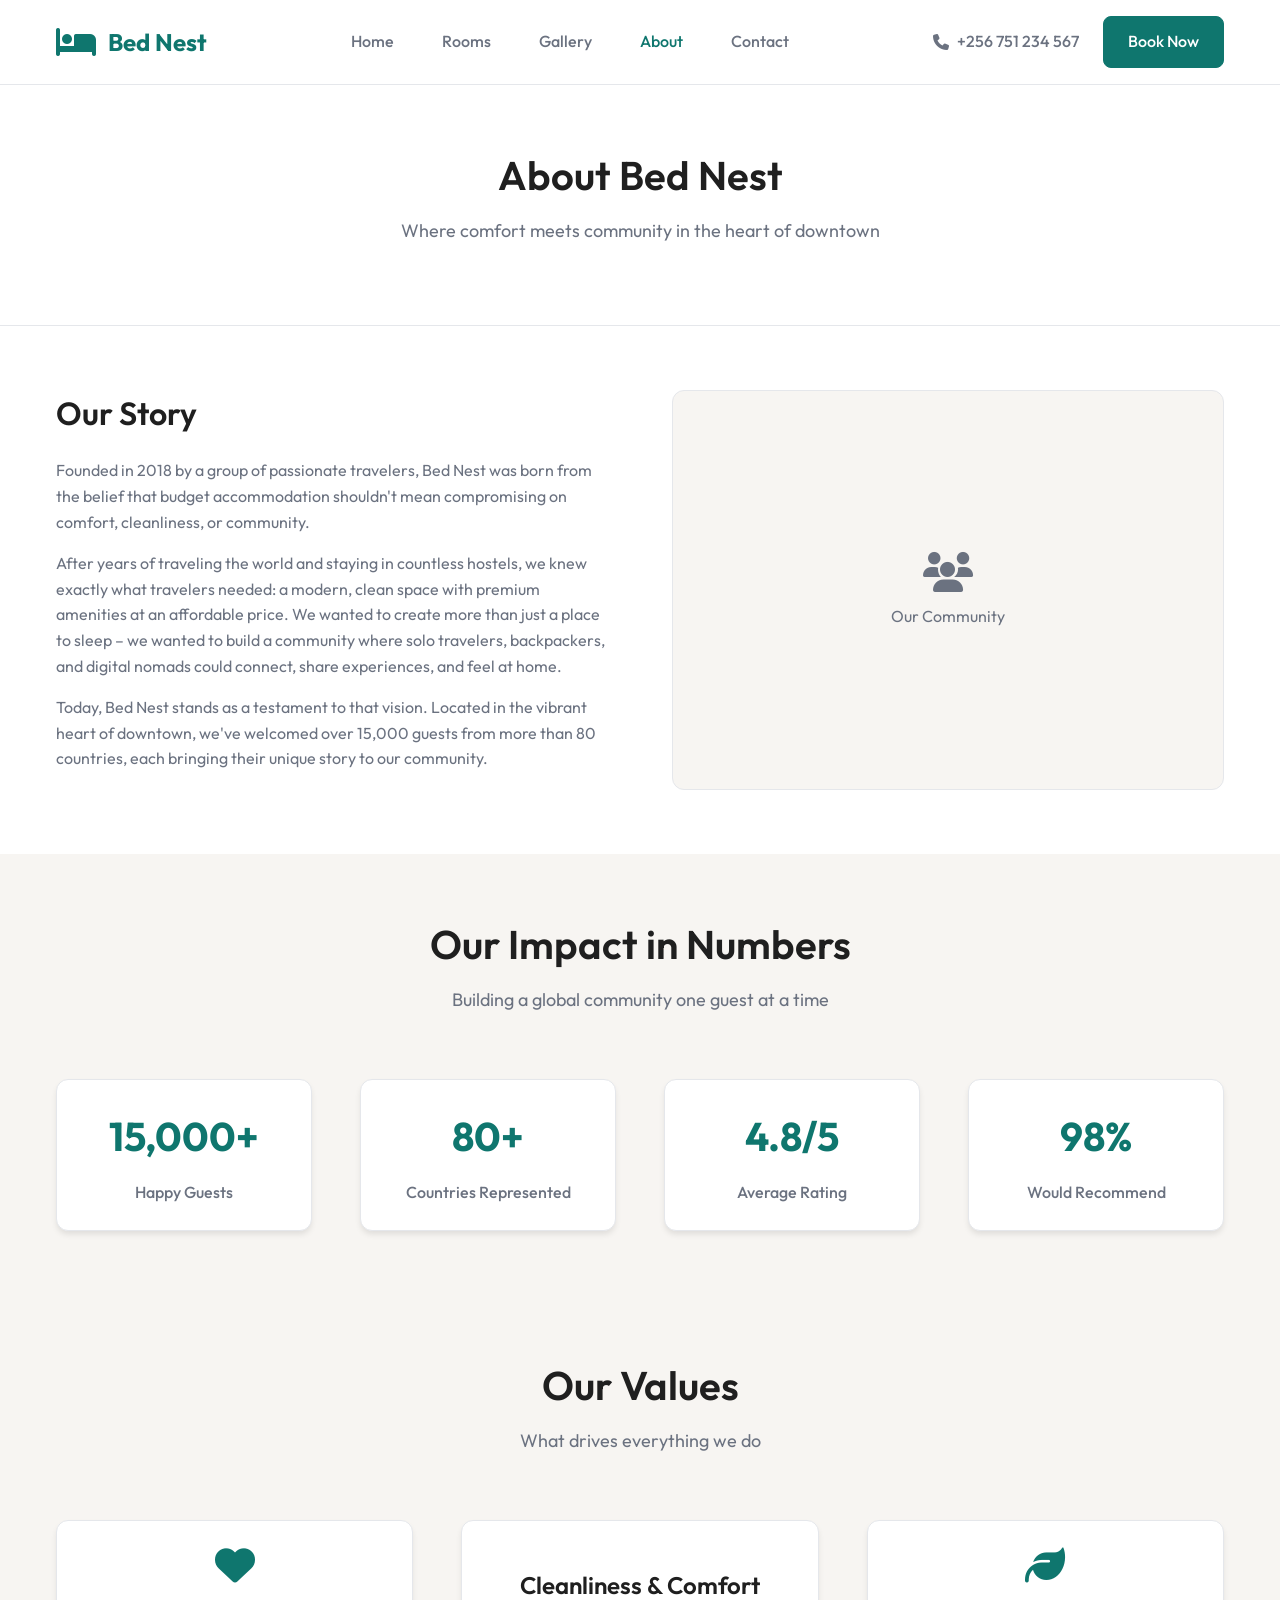
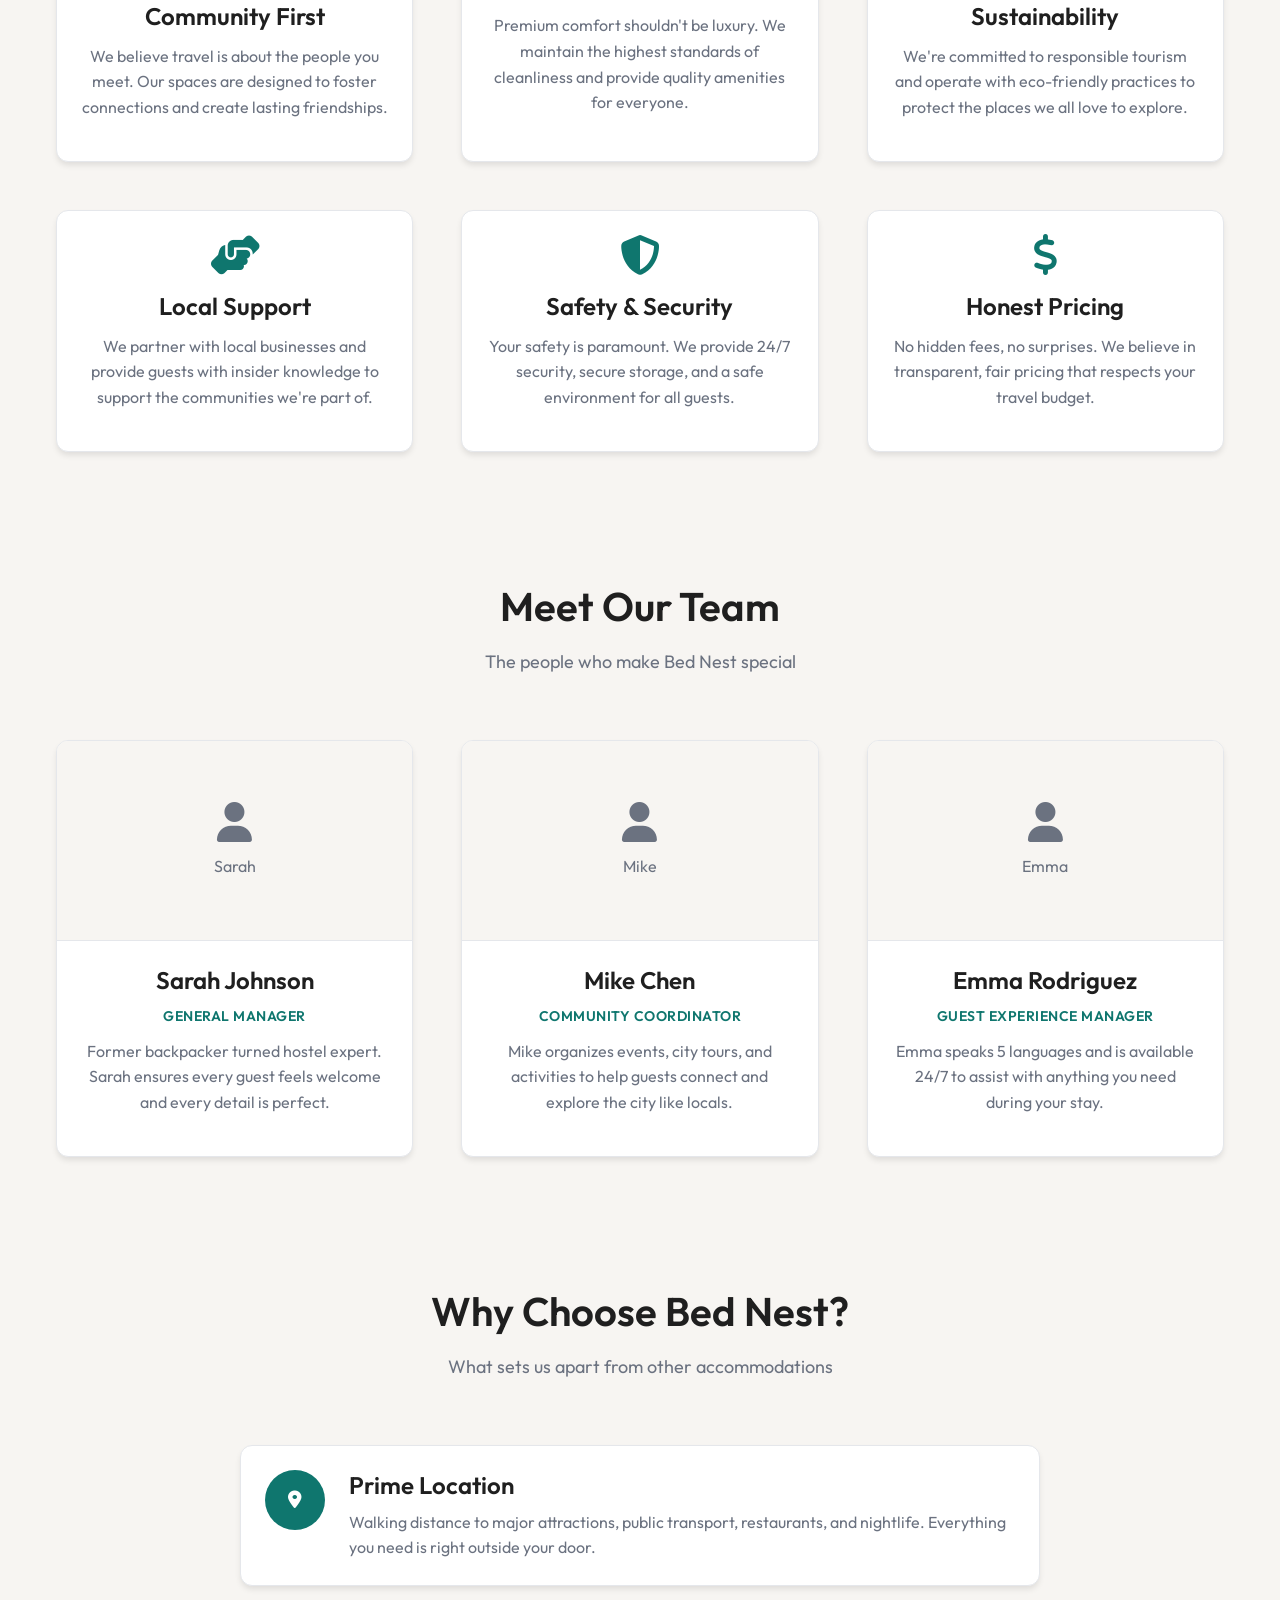
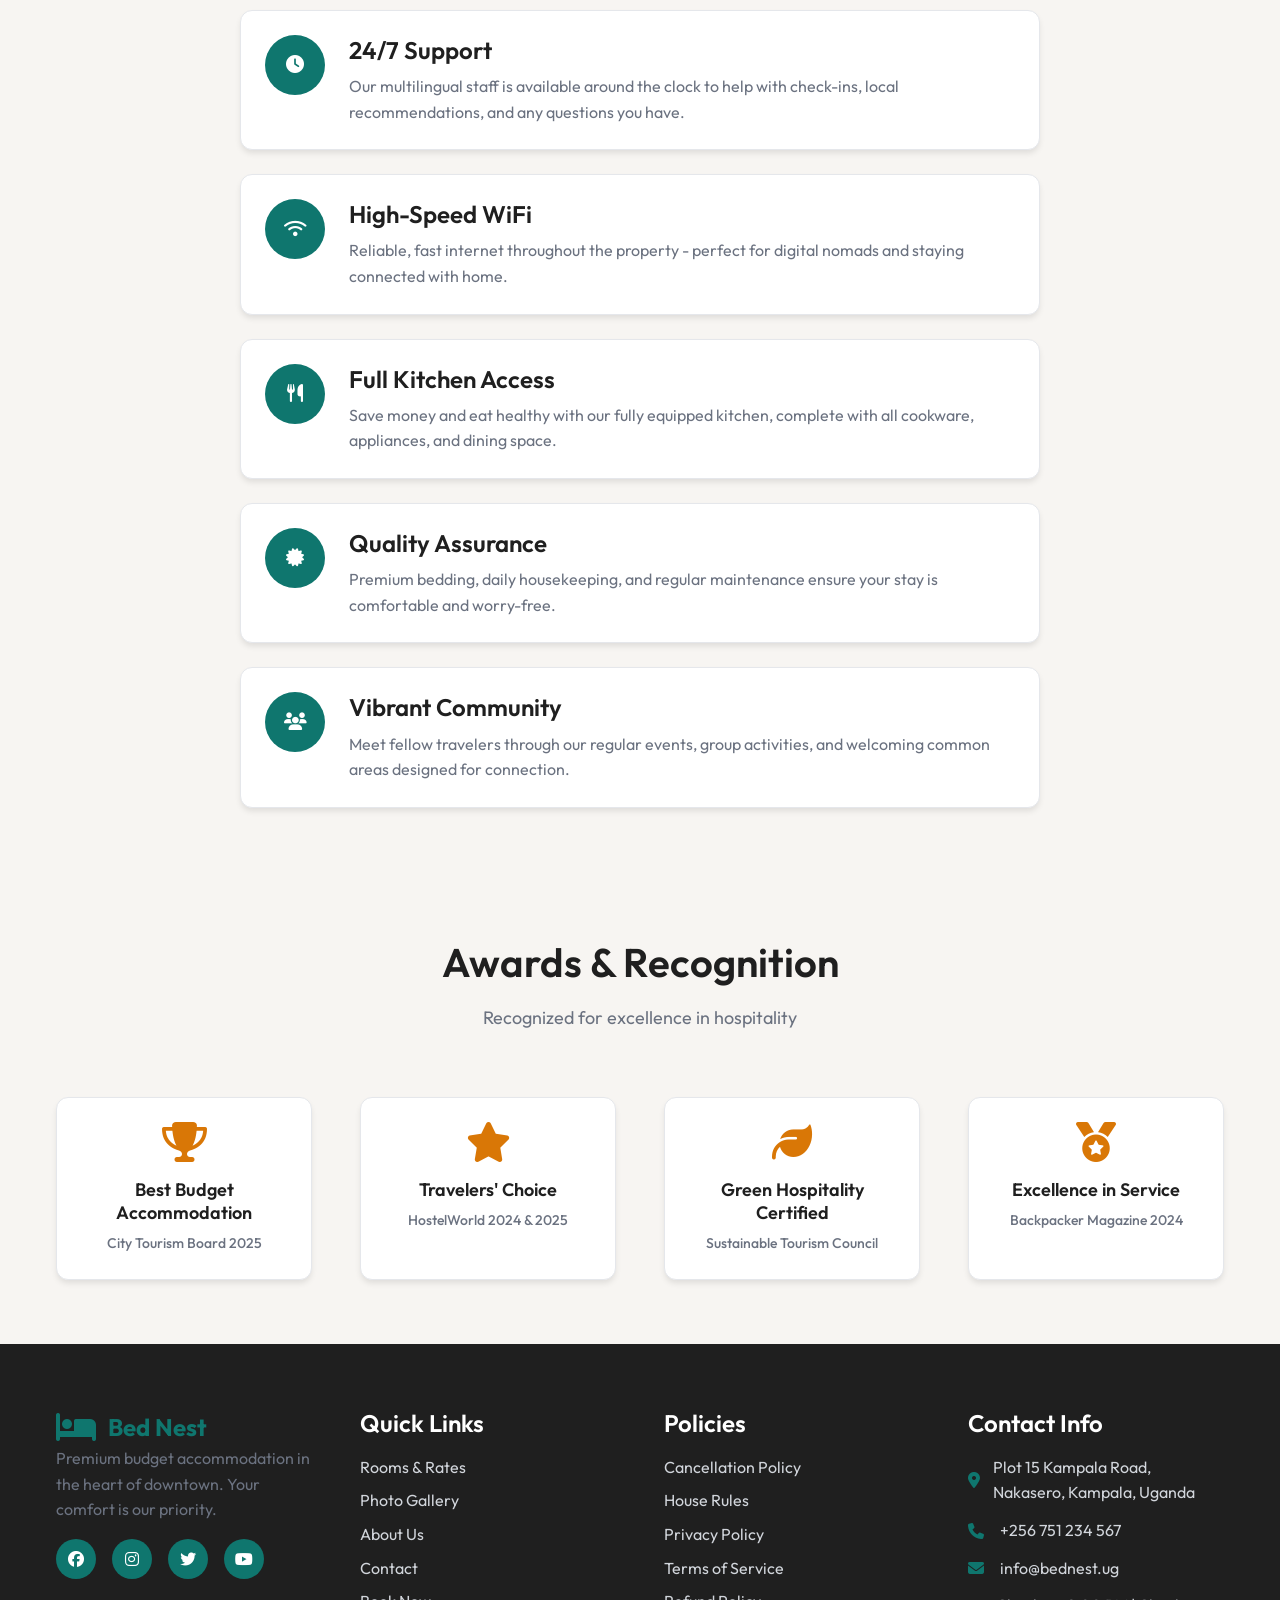
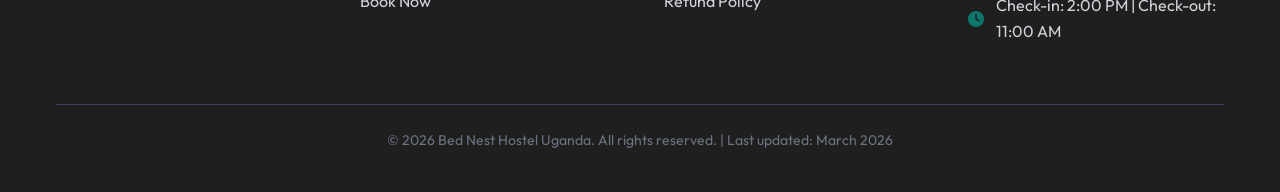
<file: about.html>
<!DOCTYPE html>
<html lang="en">
<head>
    <meta charset="UTF-8">
    <meta name="viewport" content="width=device-width, initial-scale=1.0">
    <title>About Us - Bed Nest Hostel | Our Story & Values</title>
    <meta name="description" content="Learn about Bed Nest hostel - our story, values, and commitment to providing premium budget accommodation with exceptional service since 2018.">
    
    <!-- Fonts -->
    <link rel="preconnect" href="https://fonts.googleapis.com">
    <link rel="preconnect" href="https://fonts.gstatic.com" crossorigin>
    <link href="https://fonts.googleapis.com/css2?family=Outfit:wght@300;400;500;600;700&display=swap" rel="stylesheet">
    
    <!-- Font Awesome -->
    <link rel="stylesheet" href="https://cdnjs.cloudflare.com/ajax/libs/font-awesome/6.4.0/css/all.min.css">
    
    <!-- Custom CSS -->
    <link rel="stylesheet" href="styles.css">
</head>
<body>
    <!-- Header -->
    <header class="header">
        <div class="container">
            <div class="header-content">
                <div class="logo">
                    <i class="fas fa-bed"></i>
                    <span>Bed Nest</span>
                </div>
                <nav class="nav">
                    <a href="index.html" class="nav-link">Home</a>
                    <a href="rooms.html" class="nav-link">Rooms</a>
                    <a href="gallery.html" class="nav-link">Gallery</a>
                    <a href="about.html" class="nav-link active">About</a>
                    <a href="contact.html" class="nav-link">Contact</a>
                </nav>
                <div class="header-actions">
                    <a href="tel:+256751234567" class="phone">
                        <i class="fas fa-phone"></i>
                        <span>+256 751 234 567</span>
                    </a>
                    <a href="booking.html" class="btn btn-primary">Book Now</a>
                </div>
            </div>
        </div>
    </header>

    <!-- Page Hero -->
    <section class="page-hero">
        <div class="container">
            <div class="page-hero-content">
                <h1>About Bed Nest</h1>
                <p>Where comfort meets community in the heart of downtown</p>
            </div>
        </div>
    </section>

    <!-- About Introduction -->
    <section class="about-intro">
        <div class="container">
            <div class="about-content">
                <div class="about-text">
                    <h2>Our Story</h2>
                    <p>Founded in 2018 by a group of passionate travelers, Bed Nest was born from the belief that budget accommodation shouldn't mean compromising on comfort, cleanliness, or community.</p>
                    
                    <p>After years of traveling the world and staying in countless hostels, we knew exactly what travelers needed: a modern, clean space with premium amenities at an affordable price. We wanted to create more than just a place to sleep – we wanted to build a community where solo travelers, backpackers, and digital nomads could connect, share experiences, and feel at home.</p>
                    
                    <p>Today, Bed Nest stands as a testament to that vision. Located in the vibrant heart of downtown, we've welcomed over 15,000 guests from more than 80 countries, each bringing their unique story to our community.</p>
                </div>
                <div class="about-image">
                    <div class="placeholder-image">
                        <i class="fas fa-users"></i>
                        <span>Our Community</span>
                    </div>
                </div>
            </div>
        </div>
    </section>

    <!-- Statistics Section -->
    <section class="stats-section">
        <div class="container">
            <div class="section-header">
                <h2>Our Impact in Numbers</h2>
                <p>Building a global community one guest at a time</p>
            </div>
            
            <div class="stats-grid">
                <div class="stat-item">
                    <div class="stat-number">15,000+</div>
                    <div class="stat-label">Happy Guests</div>
                </div>
                <div class="stat-item">
                    <div class="stat-number">80+</div>
                    <div class="stat-label">Countries Represented</div>
                </div>
                <div class="stat-item">
                    <div class="stat-number">4.8/5</div>
                    <div class="stat-label">Average Rating</div>
                </div>
                <div class="stat-item">
                    <div class="stat-number">98%</div>
                    <div class="stat-label">Would Recommend</div>
                </div>
            </div>
        </div>
    </section>

    <!-- Values Section -->
    <section class="values-section">
        <div class="container">
            <div class="section-header">
                <h2>Our Values</h2>
                <p>What drives everything we do</p>
            </div>
            
            <div class="values-grid">
                <div class="value-item">
                    <i class="fas fa-heart"></i>
                    <h3>Community First</h3>
                    <p>We believe travel is about the people you meet. Our spaces are designed to foster connections and create lasting friendships.</p>
                </div>
                
                <div class="value-item">
                    <i class="fas fa-sparkles"></i>
                    <h3>Cleanliness & Comfort</h3>
                    <p>Premium comfort shouldn't be luxury. We maintain the highest standards of cleanliness and provide quality amenities for everyone.</p>
                </div>
                
                <div class="value-item">
                    <i class="fas fa-leaf"></i>
                    <h3>Sustainability</h3>
                    <p>We're committed to responsible tourism and operate with eco-friendly practices to protect the places we all love to explore.</p>
                </div>
                
                <div class="value-item">
                    <i class="fas fa-hands-helping"></i>
                    <h3>Local Support</h3>
                    <p>We partner with local businesses and provide guests with insider knowledge to support the communities we're part of.</p>
                </div>
                
                <div class="value-item">
                    <i class="fas fa-shield-alt"></i>
                    <h3>Safety & Security</h3>
                    <p>Your safety is paramount. We provide 24/7 security, secure storage, and a safe environment for all guests.</p>
                </div>
                
                <div class="value-item">
                    <i class="fas fa-dollar-sign"></i>
                    <h3>Honest Pricing</h3>
                    <p>No hidden fees, no surprises. We believe in transparent, fair pricing that respects your travel budget.</p>
                </div>
            </div>
        </div>
    </section>

    <!-- Team Section -->
    <section class="team-section">
        <div class="container">
            <div class="section-header">
                <h2>Meet Our Team</h2>
                <p>The people who make Bed Nest special</p>
            </div>
            
            <div class="team-grid">
                <div class="team-member">
                    <div class="member-photo">
                        <div class="placeholder-image">
                            <i class="fas fa-user"></i>
                            <span>Sarah</span>
                        </div>
                    </div>
                    <div class="member-info">
                        <h3>Sarah Johnson</h3>
                        <p class="member-role">General Manager</p>
                        <p>Former backpacker turned hostel expert. Sarah ensures every guest feels welcome and every detail is perfect.</p>
                    </div>
                </div>
                
                <div class="team-member">
                    <div class="member-photo">
                        <div class="placeholder-image">
                            <i class="fas fa-user"></i>
                            <span>Mike</span>
                        </div>
                    </div>
                    <div class="member-info">
                        <h3>Mike Chen</h3>
                        <p class="member-role">Community Coordinator</p>
                        <p>Mike organizes events, city tours, and activities to help guests connect and explore the city like locals.</p>
                    </div>
                </div>
                
                <div class="team-member">
                    <div class="member-photo">
                        <div class="placeholder-image">
                            <i class="fas fa-user"></i>
                            <span>Emma</span>
                        </div>
                    </div>
                    <div class="member-info">
                        <h3>Emma Rodriguez</h3>
                        <p class="member-role">Guest Experience Manager</p>
                        <p>Emma speaks 5 languages and is available 24/7 to assist with anything you need during your stay.</p>
                    </div>
                </div>
            </div>
        </div>
    </section>

    <!-- Why Choose Us -->
    <section class="why-choose-us">
        <div class="container">
            <div class="section-header">
                <h2>Why Choose Bed Nest?</h2>
                <p>What sets us apart from other accommodations</p>
            </div>
            
            <div class="benefits-grid">
                <div class="benefit-item">
                    <div class="benefit-icon">
                        <i class="fas fa-map-marker-alt"></i>
                    </div>
                    <div class="benefit-content">
                        <h3>Prime Location</h3>
                        <p>Walking distance to major attractions, public transport, restaurants, and nightlife. Everything you need is right outside your door.</p>
                    </div>
                </div>
                
                <div class="benefit-item">
                    <div class="benefit-icon">
                        <i class="fas fa-clock"></i>
                    </div>
                    <div class="benefit-content">
                        <h3>24/7 Support</h3>
                        <p>Our multilingual staff is available around the clock to help with check-ins, local recommendations, and any questions you have.</p>
                    </div>
                </div>
                
                <div class="benefit-item">
                    <div class="benefit-icon">
                        <i class="fas fa-wifi"></i>
                    </div>
                    <div class="benefit-content">
                        <h3>High-Speed WiFi</h3>
                        <p>Reliable, fast internet throughout the property - perfect for digital nomads and staying connected with home.</p>
                    </div>
                </div>
                
                <div class="benefit-item">
                    <div class="benefit-icon">
                        <i class="fas fa-utensils"></i>
                    </div>
                    <div class="benefit-content">
                        <h3>Full Kitchen Access</h3>
                        <p>Save money and eat healthy with our fully equipped kitchen, complete with all cookware, appliances, and dining space.</p>
                    </div>
                </div>
                
                <div class="benefit-item">
                    <div class="benefit-icon">
                        <i class="fas fa-certificate"></i>
                    </div>
                    <div class="benefit-content">
                        <h3>Quality Assurance</h3>
                        <p>Premium bedding, daily housekeeping, and regular maintenance ensure your stay is comfortable and worry-free.</p>
                    </div>
                </div>
                
                <div class="benefit-item">
                    <div class="benefit-icon">
                        <i class="fas fa-users"></i>
                    </div>
                    <div class="benefit-content">
                        <h3>Vibrant Community</h3>
                        <p>Meet fellow travelers through our regular events, group activities, and welcoming common areas designed for connection.</p>
                    </div>
                </div>
            </div>
        </div>
    </section>

    <!-- Awards & Recognition -->
    <section class="awards-section">
        <div class="container">
            <div class="section-header">
                <h2>Awards & Recognition</h2>
                <p>Recognized for excellence in hospitality</p>
            </div>
            
            <div class="awards-grid">
                <div class="award-item">
                    <i class="fas fa-trophy"></i>
                    <h3>Best Budget Accommodation</h3>
                    <p>City Tourism Board 2025</p>
                </div>
                
                <div class="award-item">
                    <i class="fas fa-star"></i>
                    <h3>Travelers' Choice</h3>
                    <p>HostelWorld 2024 & 2025</p>
                </div>
                
                <div class="award-item">
                    <i class="fas fa-leaf"></i>
                    <h3>Green Hospitality Certified</h3>
                    <p>Sustainable Tourism Council</p>
                </div>
                
                <div class="award-item">
                    <i class="fas fa-medal"></i>
                    <h3>Excellence in Service</h3>
                    <p>Backpacker Magazine 2024</p>
                </div>
            </div>
        </div>
    </section>

    <!-- Footer -->
    <footer class="footer">
        <div class="container">
            <div class="footer-content">
                <div class="footer-section">
                    <div class="logo">
                        <i class="fas fa-bed"></i>
                        <span>Bed Nest</span>
                    </div>
                    <p>Premium budget accommodation in the heart of downtown. Your comfort is our priority.</p>
                    <div class="social-links">
                        <a href="#"><i class="fab fa-facebook"></i></a>
                        <a href="#"><i class="fab fa-instagram"></i></a>
                        <a href="#"><i class="fab fa-twitter"></i></a>
                        <a href="#"><i class="fab fa-youtube"></i></a>
                    </div>
                </div>
                
                <div class="footer-section">
                    <h3>Quick Links</h3>
                    <ul>
                        <li><a href="rooms.html">Rooms & Rates</a></li>
                        <li><a href="gallery.html">Photo Gallery</a></li>
                        <li><a href="about.html">About Us</a></li>
                        <li><a href="contact.html">Contact</a></li>
                        <li><a href="booking.html">Book Now</a></li>
                    </ul>
                </div>
                
                <div class="footer-section">
                    <h3>Policies</h3>
                    <ul>
                        <li><a href="#">Cancellation Policy</a></li>
                        <li><a href="#">House Rules</a></li>
                        <li><a href="#">Privacy Policy</a></li>
                        <li><a href="#">Terms of Service</a></li>
                        <li><a href="#">Refund Policy</a></li>
                    </ul>
                </div>
                
                <div class="footer-section">
                    <h3>Contact Info</h3>
                    <div class="contact-info">
                        <p><i class="fas fa-map-marker-alt"></i> Plot 15 Kampala Road, Nakasero, Kampala, Uganda</p>
                        <p><i class="fas fa-phone"></i> +256 751 234 567</p>
                        <p><i class="fas fa-envelope"></i> info@bednest.ug</p>
                        <p><i class="fas fa-clock"></i> Check-in: 2:00 PM | Check-out: 11:00 AM</p>
                    </div>
                </div>
            </div>
            
            <div class="footer-bottom">
                <p>&copy; 2026 Bed Nest Hostel Uganda. All rights reserved. | Last updated: March 2026</p>
            </div>
        </div>
    </footer>
</body>
</html>
</file>
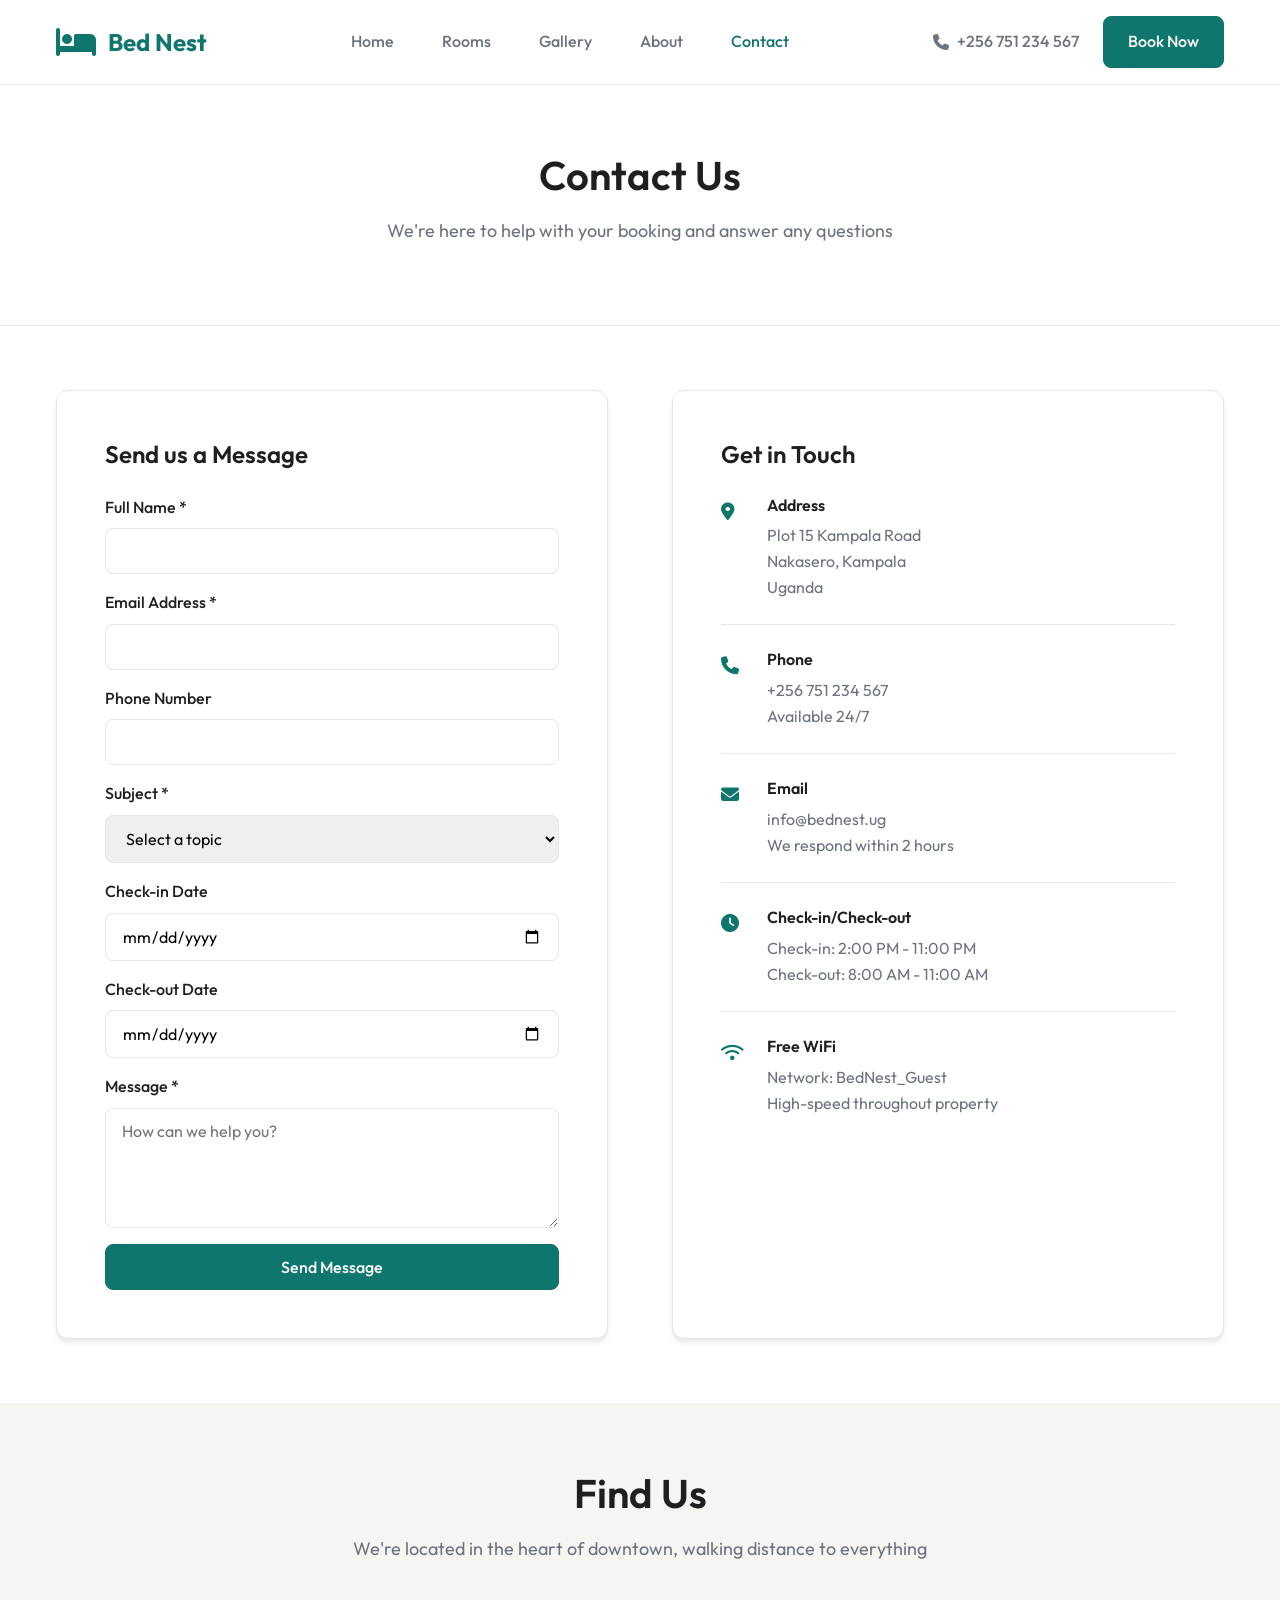
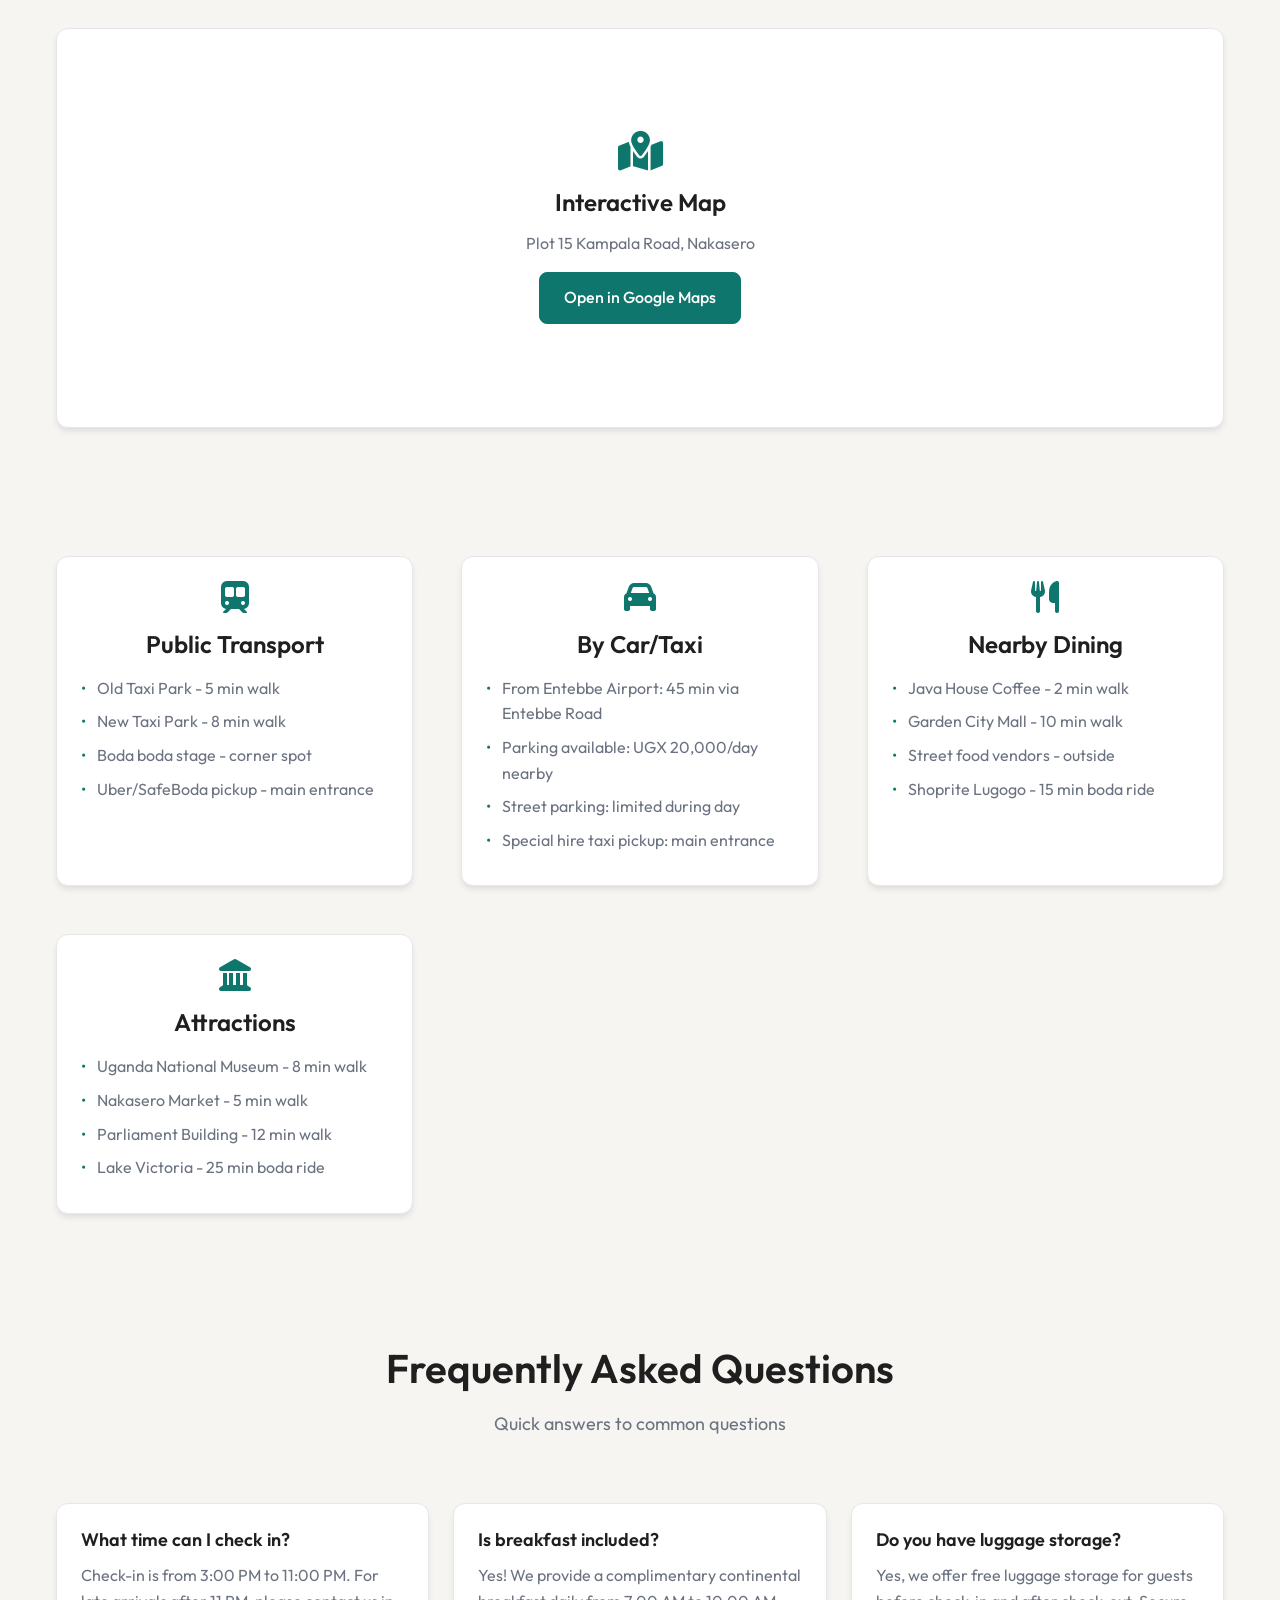
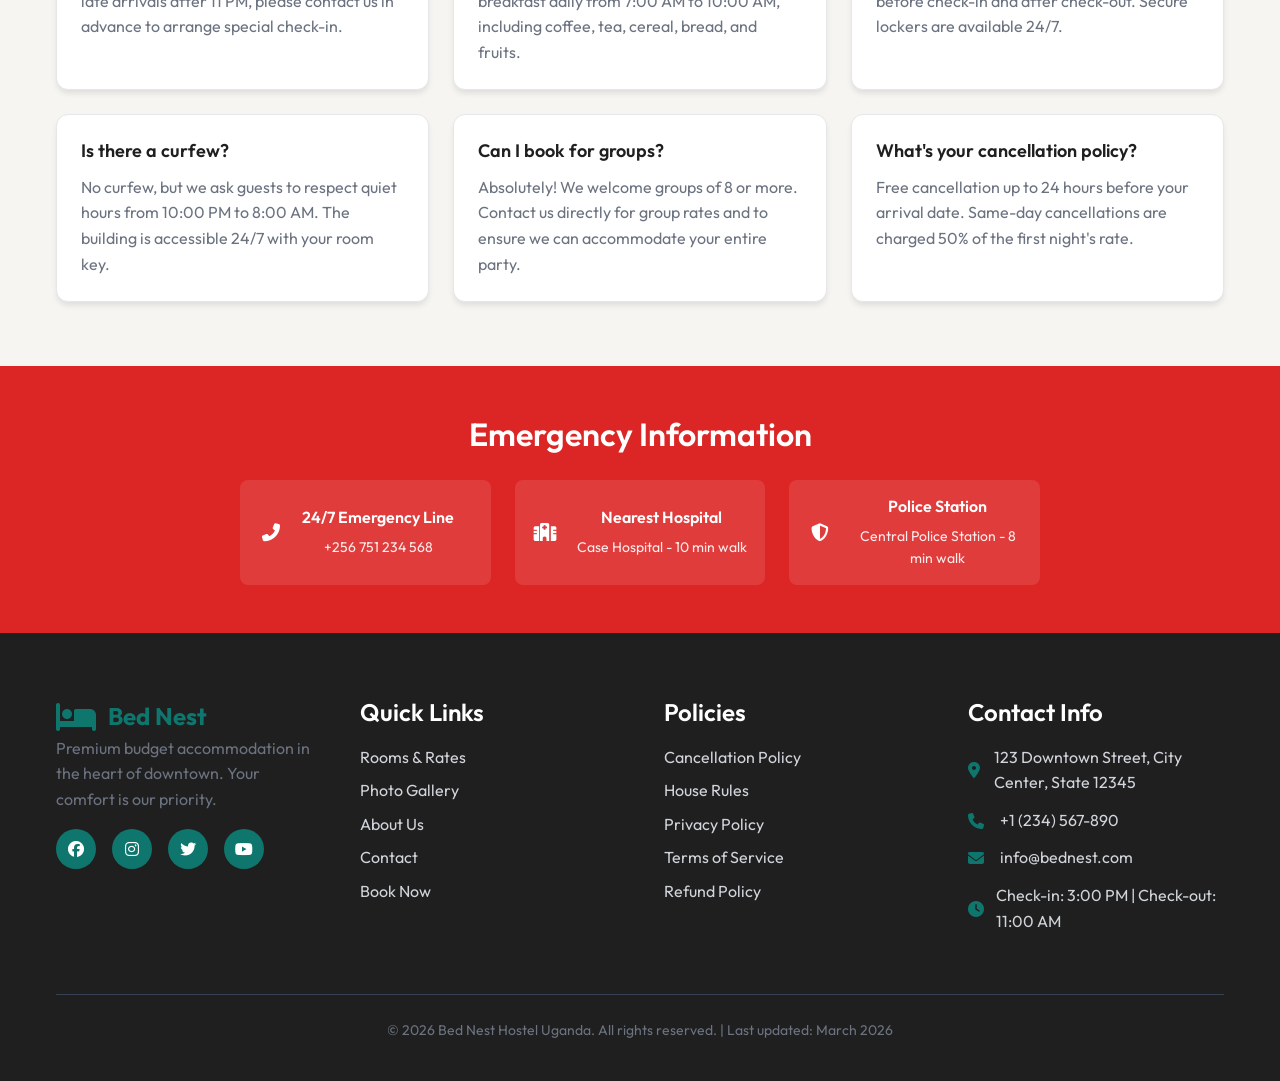
<file: contact.html>
<!DOCTYPE html>
<html lang="en">
<head>
    <meta charset="UTF-8">
    <meta name="viewport" content="width=device-width, initial-scale=1.0">
    <title>Contact Us - Bed Nest Hostel | Get in Touch & Directions</title>
    <meta name="description" content="Contact Bed Nest hostel for reservations, questions, or local recommendations. Call, email, or visit us downtown. 24/7 support available.">
    
    <!-- Fonts -->
    <link rel="preconnect" href="https://fonts.googleapis.com">
    <link rel="preconnect" href="https://fonts.gstatic.com" crossorigin>
    <link href="https://fonts.googleapis.com/css2?family=Outfit:wght@300;400;500;600;700&display=swap" rel="stylesheet">
    
    <!-- Font Awesome -->
    <link rel="stylesheet" href="https://cdnjs.cloudflare.com/ajax/libs/font-awesome/6.4.0/css/all.min.css">
    
    <!-- Custom CSS -->
    <link rel="stylesheet" href="styles.css">
</head>
<body>
    <!-- Header -->
    <header class="header">
        <div class="container">
            <div class="header-content">
                <div class="logo">
                    <i class="fas fa-bed"></i>
                    <span>Bed Nest</span>
                </div>
                <nav class="nav">
                    <a href="index.html" class="nav-link">Home</a>
                    <a href="rooms.html" class="nav-link">Rooms</a>
                    <a href="gallery.html" class="nav-link">Gallery</a>
                    <a href="about.html" class="nav-link">About</a>
                    <a href="contact.html" class="nav-link active">Contact</a>
                </nav>
                <div class="header-actions">
                    <a href="tel:+256751234567" class="phone">
                        <i class="fas fa-phone"></i>
                        <span>+256 751 234 567</span>
                    </a>
                    <a href="booking.html" class="btn btn-primary">Book Now</a>
                </div>
            </div>
        </div>
    </header>

    <!-- Page Hero -->
    <section class="page-hero">
        <div class="container">
            <div class="page-hero-content">
                <h1>Contact Us</h1>
                <p>We're here to help with your booking and answer any questions</p>
            </div>
        </div>
    </section>

    <!-- Contact Information -->
    <section class="contact-info-section">
        <div class="container">
            <div class="contact-grid">
                <div class="contact-form">
                    <h3>Send us a Message</h3>
                    <form>
                        <div class="form-group">
                            <label for="name">Full Name *</label>
                            <input type="text" id="name" name="name" class="form-control" required>
                        </div>
                        
                        <div class="form-group">
                            <label for="email">Email Address *</label>
                            <input type="email" id="email" name="email" class="form-control" required>
                        </div>
                        
                        <div class="form-group">
                            <label for="phone">Phone Number</label>
                            <input type="tel" id="phone" name="phone" class="form-control">
                        </div>
                        
                        <div class="form-group">
                            <label for="subject">Subject *</label>
                            <select id="subject" name="subject" class="form-control" required>
                                <option value="">Select a topic</option>
                                <option value="booking">Booking Questions</option>
                                <option value="facilities">Facilities & Amenities</option>
                                <option value="group">Group Booking</option>
                                <option value="directions">Directions & Location</option>
                                <option value="policies">Policies & Rules</option>
                                <option value="feedback">Feedback & Suggestions</option>
                                <option value="other">Other</option>
                            </select>
                        </div>
                        
                        <div class="form-group">
                            <label for="checkin">Check-in Date</label>
                            <input type="date" id="checkin" name="checkin" class="form-control">
                        </div>
                        
                        <div class="form-group">
                            <label for="checkout">Check-out Date</label>
                            <input type="date" id="checkout" name="checkout" class="form-control">
                        </div>
                        
                        <div class="form-group">
                            <label for="message">Message *</label>
                            <textarea id="message" name="message" class="form-control" placeholder="How can we help you?" required></textarea>
                        </div>
                        
                        <button type="submit" class="btn btn-primary" style="width: 100%;">Send Message</button>
                    </form>
                </div>
                
                <div class="contact-details">
                    <h3>Get in Touch</h3>
                    
                    <div class="contact-item">
                        <i class="fas fa-map-marker-alt"></i>
                        <div class="contact-item-content">
                            <h4>Address</h4>
                            <p>Plot 15 Kampala Road<br>
                            Nakasero, Kampala<br>
                            Uganda</p>
                        </div>
                    </div>
                    
                    <div class="contact-item">
                        <i class="fas fa-phone"></i>
                        <div class="contact-item-content">
                            <h4>Phone</h4>
                            <p>+256 751 234 567<br>
                            Available 24/7</p>
                        </div>
                    </div>
                    
                    <div class="contact-item">
                        <i class="fas fa-envelope"></i>
                        <div class="contact-item-content">
                            <h4>Email</h4>
                            <p>info@bednest.ug<br>
                            We respond within 2 hours</p>
                        </div>
                    </div>
                    
                    <div class="contact-item">
                        <i class="fas fa-clock"></i>
                        <div class="contact-item-content">
                            <h4>Check-in/Check-out</h4>
                            <p>Check-in: 2:00 PM - 11:00 PM<br>
                            Check-out: 8:00 AM - 11:00 AM</p>
                        </div>
                    </div>
                    
                    <div class="contact-item">
                        <i class="fas fa-wifi"></i>
                        <div class="contact-item-content">
                            <h4>Free WiFi</h4>
                            <p>Network: BedNest_Guest<br>
                            High-speed throughout property</p>
                        </div>
                    </div>
                </div>
            </div>
        </div>
    </section>

    <!-- Map Section -->
    <section class="map-section">
        <div class="container">
            <div class="section-header">
                <h2>Find Us</h2>
                <p>We're located in the heart of downtown, walking distance to everything</p>
            </div>
            
            <div class="map-container">
                <div class="map-placeholder">
                    <div class="map-content">
                        <i class="fas fa-map-marked-alt"></i>
                        <h3>Interactive Map</h3>
                        <p>Plot 15 Kampala Road, Nakasero</p>
                        <a href="https://maps.google.com/search/Plot+15+Kampala+Road+Nakasero" target="_blank" class="btn btn-primary">Open in Google Maps</a>
                    </div>
                </div>
            </div>
        </div>
    </section>

    <!-- Location Info -->
    <section class="location-info">
        <div class="container">
            <div class="location-grid">
                <div class="location-card">
                    <i class="fas fa-subway"></i>
                    <h3>Public Transport</h3>
                    <ul>
                        <li>Old Taxi Park - 5 min walk</li>
                        <li>New Taxi Park - 8 min walk</li>
                        <li>Boda boda stage - corner spot</li>
                        <li>Uber/SafeBoda pickup - main entrance</li>
                    </ul>
                </div>
                
                <div class="location-card">
                    <i class="fas fa-car"></i>
                    <h3>By Car/Taxi</h3>
                    <ul>
                        <li>From Entebbe Airport: 45 min via Entebbe Road</li>
                        <li>Parking available: UGX 20,000/day nearby</li>
                        <li>Street parking: limited during day</li>
                        <li>Special hire taxi pickup: main entrance</li>
                    </ul>
                </div>
                
                <div class="location-card">
                    <i class="fas fa-utensils"></i>
                    <h3>Nearby Dining</h3>
                    <ul>
                        <li>Java House Coffee - 2 min walk</li>
                        <li>Garden City Mall - 10 min walk</li>
                        <li>Street food vendors - outside</li>
                        <li>Shoprite Lugogo - 15 min boda ride</li>
                    </ul>
                </div>
                
                <div class="location-card">
                    <i class="fas fa-landmark"></i>
                    <h3>Attractions</h3>
                    <ul>
                        <li>Uganda National Museum - 8 min walk</li>
                        <li>Nakasero Market - 5 min walk</li>
                        <li>Parliament Building - 12 min walk</li>
                        <li>Lake Victoria - 25 min boda ride</li>
                    </ul>
                </div>
            </div>
        </div>
    </section>

    <!-- FAQ Section -->
    <section class="faq-section">
        <div class="container">
            <div class="section-header">
                <h2>Frequently Asked Questions</h2>
                <p>Quick answers to common questions</p>
            </div>
            
            <div class="faq-grid">
                <div class="faq-item">
                    <h3>What time can I check in?</h3>
                    <p>Check-in is from 3:00 PM to 11:00 PM. For late arrivals after 11 PM, please contact us in advance to arrange special check-in.</p>
                </div>
                
                <div class="faq-item">
                    <h3>Is breakfast included?</h3>
                    <p>Yes! We provide a complimentary continental breakfast daily from 7:00 AM to 10:00 AM, including coffee, tea, cereal, bread, and fruits.</p>
                </div>
                
                <div class="faq-item">
                    <h3>Do you have luggage storage?</h3>
                    <p>Yes, we offer free luggage storage for guests before check-in and after check-out. Secure lockers are available 24/7.</p>
                </div>
                
                <div class="faq-item">
                    <h3>Is there a curfew?</h3>
                    <p>No curfew, but we ask guests to respect quiet hours from 10:00 PM to 8:00 AM. The building is accessible 24/7 with your room key.</p>
                </div>
                
                <div class="faq-item">
                    <h3>Can I book for groups?</h3>
                    <p>Absolutely! We welcome groups of 8 or more. Contact us directly for group rates and to ensure we can accommodate your entire party.</p>
                </div>
                
                <div class="faq-item">
                    <h3>What's your cancellation policy?</h3>
                    <p>Free cancellation up to 24 hours before your arrival date. Same-day cancellations are charged 50% of the first night's rate.</p>
                </div>
            </div>
        </div>
    </section>

    <!-- Emergency Contact -->
    <section class="emergency-contact">
        <div class="container">
            <div class="emergency-info">
                <h2>Emergency Information</h2>
                <div class="emergency-grid">
                    <div class="emergency-item">
                        <i class="fas fa-phone-alt"></i>
                        <div>
                            <h3>24/7 Emergency Line</h3>
                            <p>+256 751 234 568</p>
                        </div>
                    </div>
                    
                    <div class="emergency-item">
                        <i class="fas fa-hospital"></i>
                        <div>
                            <h3>Nearest Hospital</h3>
                            <p>Case Hospital - 10 min walk</p>
                        </div>
                    </div>
                    
                    <div class="emergency-item">
                        <i class="fas fa-shield-alt"></i>
                        <div>
                            <h3>Police Station</h3>
                            <p>Central Police Station - 8 min walk</p>
                        </div>
                    </div>
                </div>
            </div>
        </div>
    </section>

    <!-- Footer -->
    <footer class="footer">
        <div class="container">
            <div class="footer-content">
                <div class="footer-section">
                    <div class="logo">
                        <i class="fas fa-bed"></i>
                        <span>Bed Nest</span>
                    </div>
                    <p>Premium budget accommodation in the heart of downtown. Your comfort is our priority.</p>
                    <div class="social-links">
                        <a href="#"><i class="fab fa-facebook"></i></a>
                        <a href="#"><i class="fab fa-instagram"></i></a>
                        <a href="#"><i class="fab fa-twitter"></i></a>
                        <a href="#"><i class="fab fa-youtube"></i></a>
                    </div>
                </div>
                
                <div class="footer-section">
                    <h3>Quick Links</h3>
                    <ul>
                        <li><a href="rooms.html">Rooms & Rates</a></li>
                        <li><a href="gallery.html">Photo Gallery</a></li>
                        <li><a href="about.html">About Us</a></li>
                        <li><a href="contact.html">Contact</a></li>
                        <li><a href="booking.html">Book Now</a></li>
                    </ul>
                </div>
                
                <div class="footer-section">
                    <h3>Policies</h3>
                    <ul>
                        <li><a href="#">Cancellation Policy</a></li>
                        <li><a href="#">House Rules</a></li>
                        <li><a href="#">Privacy Policy</a></li>
                        <li><a href="#">Terms of Service</a></li>
                        <li><a href="#">Refund Policy</a></li>
                    </ul>
                </div>
                
                <div class="footer-section">
                    <h3>Contact Info</h3>
                    <div class="contact-info">
                        <p><i class="fas fa-map-marker-alt"></i> 123 Downtown Street, City Center, State 12345</p>
                        <p><i class="fas fa-phone"></i> +1 (234) 567-890</p>
                        <p><i class="fas fa-envelope"></i> info@bednest.com</p>
                        <p><i class="fas fa-clock"></i> Check-in: 3:00 PM | Check-out: 11:00 AM</p>
                    </div>
                </div>
            </div>
            
            <div class="footer-bottom">
                <p>&copy; 2026 Bed Nest Hostel Uganda. All rights reserved. | Last updated: March 2026</p>
            </div>
        </div>
    </footer>
</body>
</html>
</file>
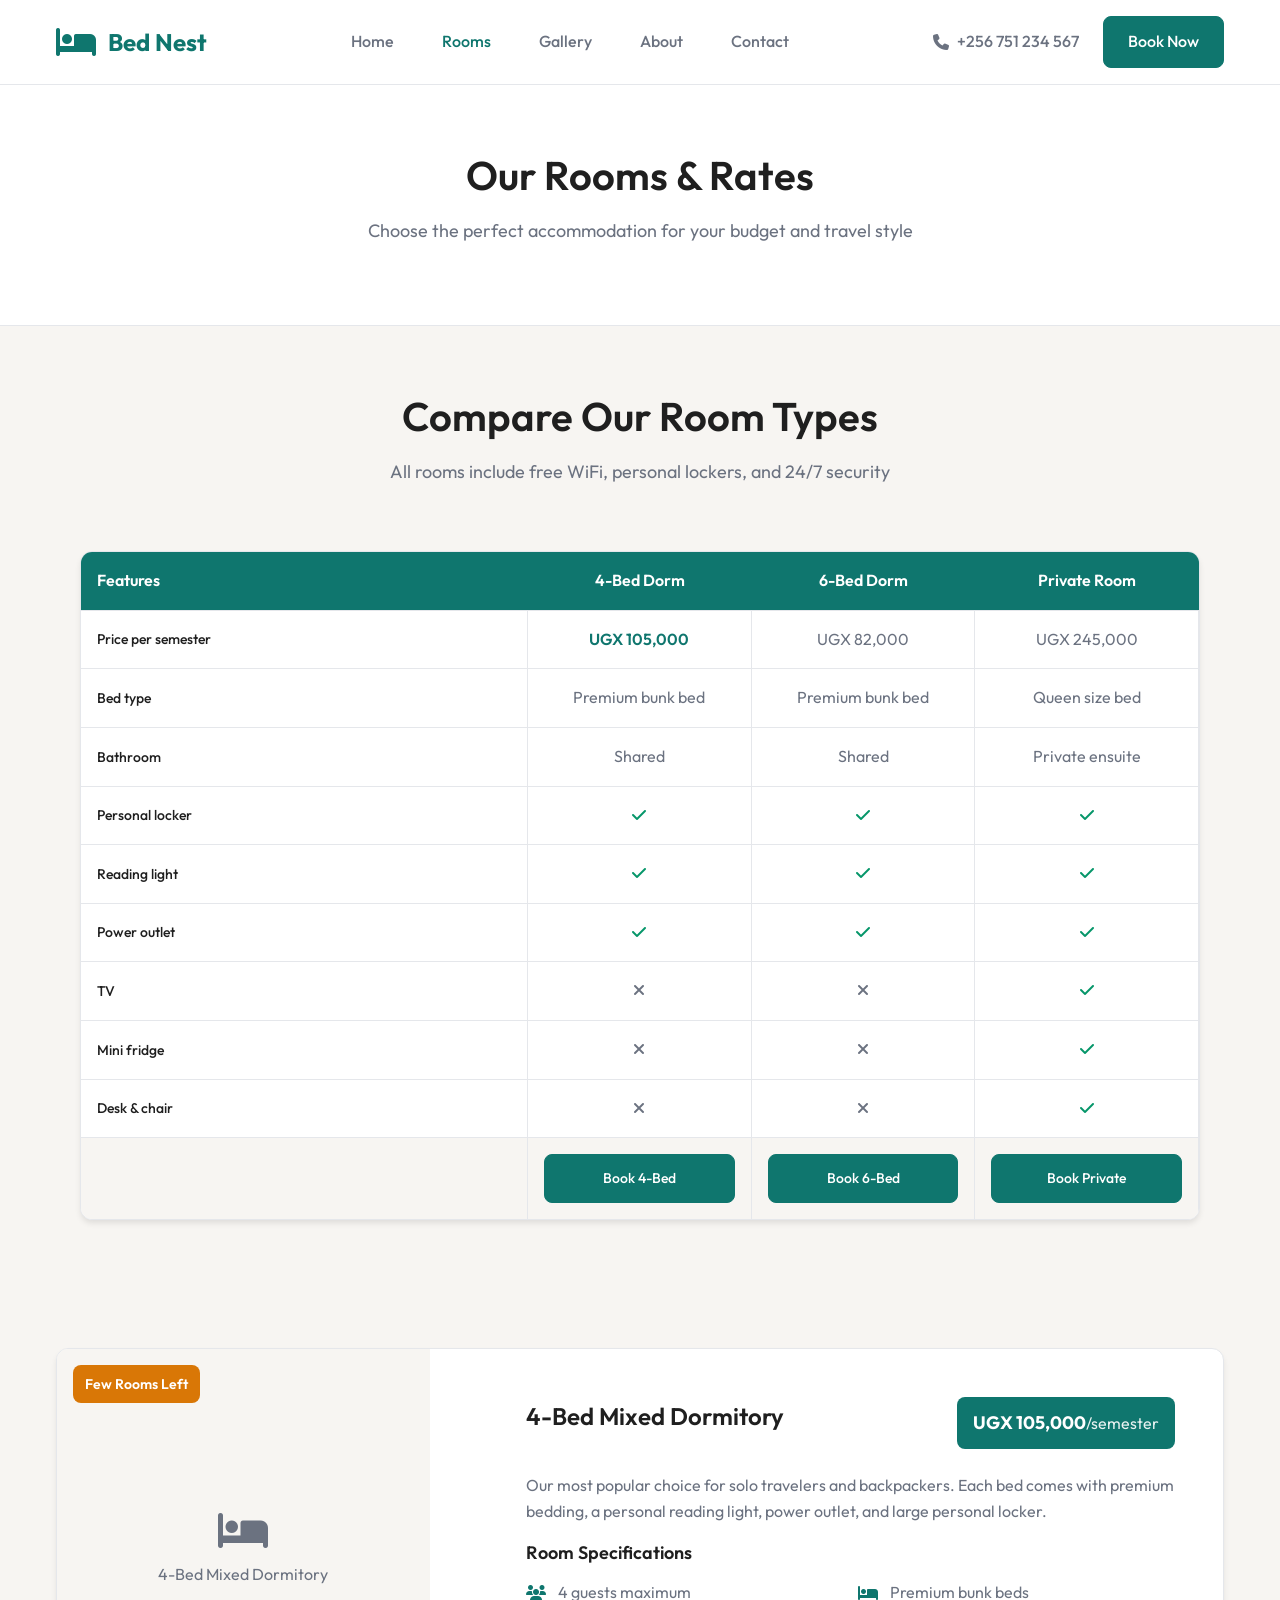
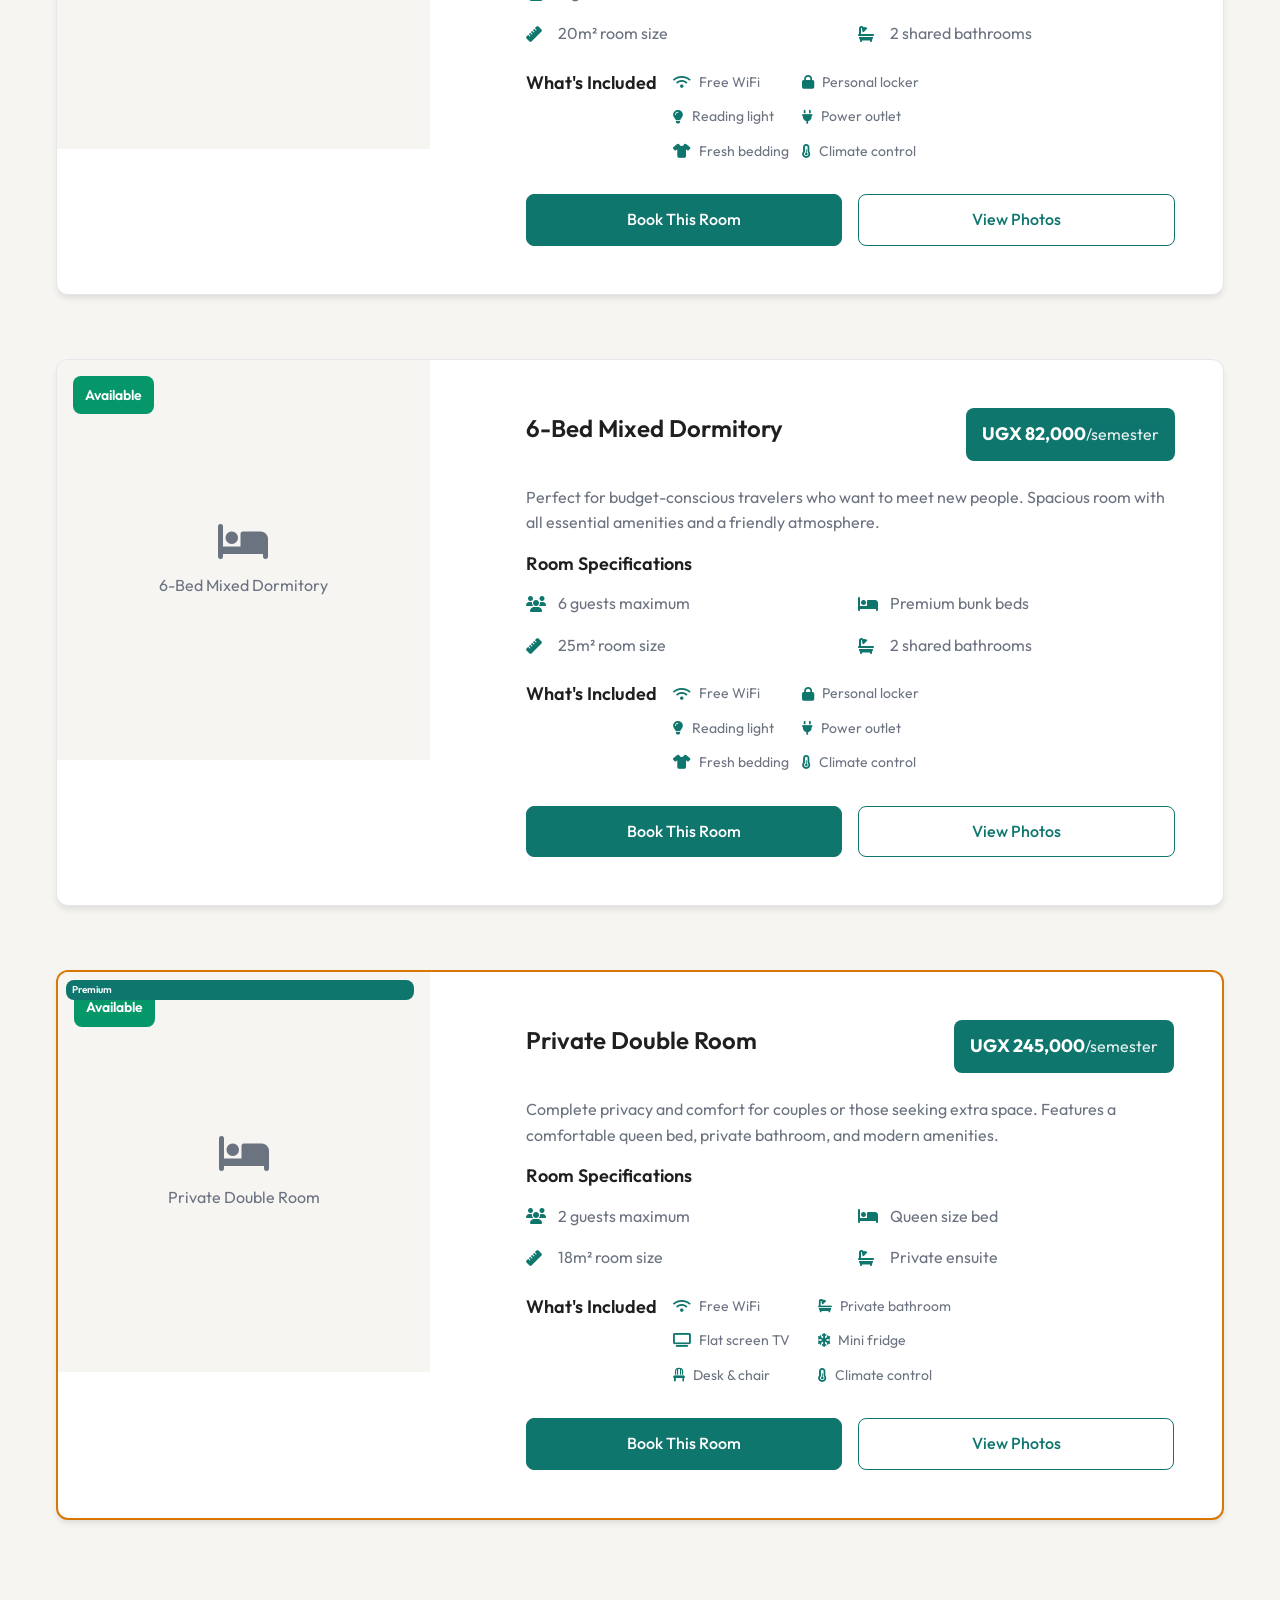
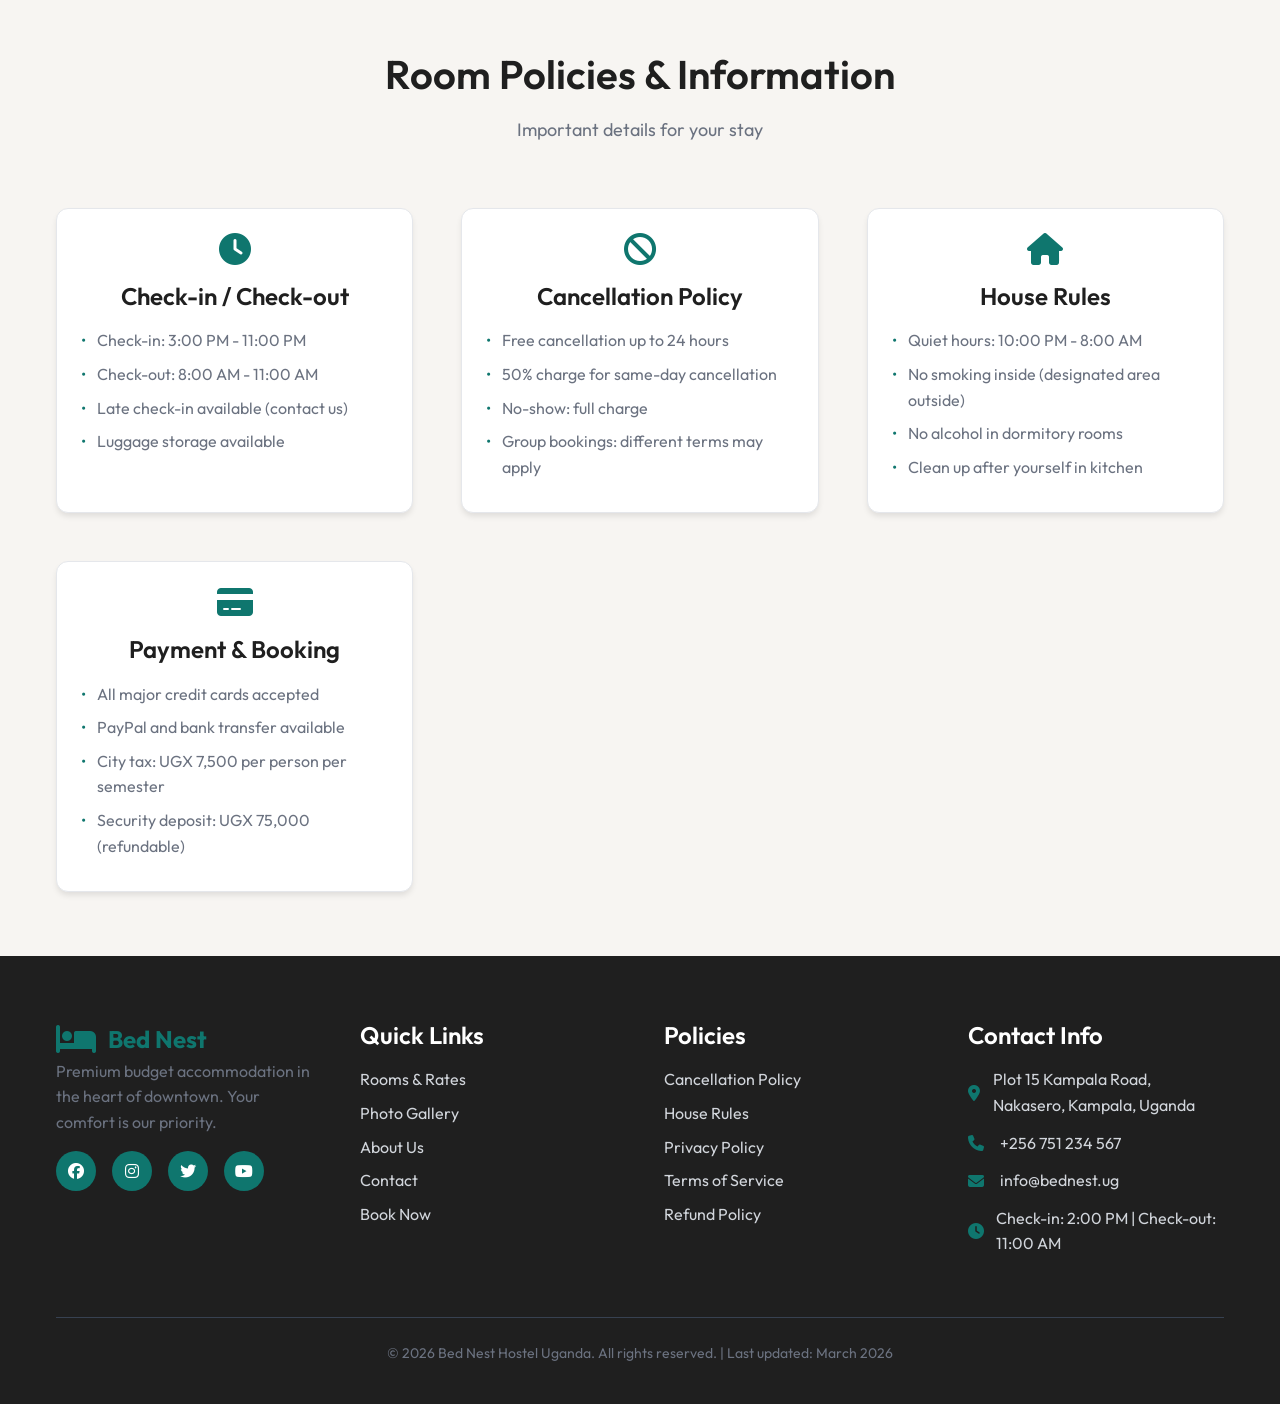
<file: rooms.html>
<!DOCTYPE html>
<html lang="en">
<head>
    <meta charset="UTF-8">
    <meta name="viewport" content="width=device-width, initial-scale=1.0">
    <title>Our Rooms - Bed Nest Hostel | Compare Room Types & Prices</title>
    <meta name="description" content="Choose from our comfortable dorm beds and private rooms. All rooms include free WiFi, personal lockers, and premium bedding. View prices and book now.">
    
    <!-- Fonts -->
    <link rel="preconnect" href="https://fonts.googleapis.com">
    <link rel="preconnect" href="https://fonts.gstatic.com" crossorigin>
    <link href="https://fonts.googleapis.com/css2?family=Outfit:wght@300;400;500;600;700&display=swap" rel="stylesheet">
    
    <!-- Font Awesome -->
    <link rel="stylesheet" href="https://cdnjs.cloudflare.com/ajax/libs/font-awesome/6.4.0/css/all.min.css">
    
    <!-- Custom CSS -->
    <link rel="stylesheet" href="styles.css">
</head>
<body>
    <!-- Header -->
    <header class="header">
        <div class="container">
            <div class="header-content">
                <div class="logo">
                    <i class="fas fa-bed"></i>
                    <span>Bed Nest</span>
                </div>
                <nav class="nav">
                    <a href="index.html" class="nav-link">Home</a>
                    <a href="rooms.html" class="nav-link active">Rooms</a>
                    <a href="gallery.html" class="nav-link">Gallery</a>
                    <a href="about.html" class="nav-link">About</a>
                    <a href="contact.html" class="nav-link">Contact</a>
                </nav>
                <div class="header-actions">
                    <a href="tel:+256751234567" class="phone">
                        <i class="fas fa-phone"></i>
                        <span>+256 751 234 567</span>
                    </a>
                    <a href="booking.html" class="btn btn-primary">Book Now</a>
                </div>
            </div>
        </div>
    </header>

    <!-- Page Hero -->
    <section class="page-hero">
        <div class="container">
            <div class="page-hero-content">
                <h1>Our Rooms & Rates</h1>
                <p>Choose the perfect accommodation for your budget and travel style</p>
            </div>
        </div>
    </section>

    <!-- Room Comparison Table -->
    <section class="room-comparison">
        <div class="container">
            <div class="section-header">
                <h2>Compare Our Room Types</h2>
                <p>All rooms include free WiFi, personal lockers, and 24/7 security</p>
            </div>
            
            <div class="comparison-table">
                <div class="table-header">
                    <div class="feature-col">Features</div>
                    <div class="room-col">4-Bed Dorm</div>
                    <div class="room-col">6-Bed Dorm</div>
                    <div class="room-col">Private Room</div>
                </div>
                
                <div class="table-row">
                    <div class="feature">Price per semester</div>
                    <div class="value highlight">UGX 105,000</div>
                    <div class="value">UGX 82,000</div>
                    <div class="value">UGX 245,000</div>
                </div>
                
                <div class="table-row">
                    <div class="feature">Bed type</div>
                    <div class="value">Premium bunk bed</div>
                    <div class="value">Premium bunk bed</div>
                    <div class="value">Queen size bed</div>
                </div>
                
                <div class="table-row">
                    <div class="feature">Bathroom</div>
                    <div class="value">Shared</div>
                    <div class="value">Shared</div>
                    <div class="value">Private ensuite</div>
                </div>
                
                <div class="table-row">
                    <div class="feature">Personal locker</div>
                    <div class="value"><i class="fas fa-check"></i></div>
                    <div class="value"><i class="fas fa-check"></i></div>
                    <div class="value"><i class="fas fa-check"></i></div>
                </div>
                
                <div class="table-row">
                    <div class="feature">Reading light</div>
                    <div class="value"><i class="fas fa-check"></i></div>
                    <div class="value"><i class="fas fa-check"></i></div>
                    <div class="value"><i class="fas fa-check"></i></div>
                </div>
                
                <div class="table-row">
                    <div class="feature">Power outlet</div>
                    <div class="value"><i class="fas fa-check"></i></div>
                    <div class="value"><i class="fas fa-check"></i></div>
                    <div class="value"><i class="fas fa-check"></i></div>
                </div>
                
                <div class="table-row">
                    <div class="feature">TV</div>
                    <div class="value"><i class="fas fa-times"></i></div>
                    <div class="value"><i class="fas fa-times"></i></div>
                    <div class="value"><i class="fas fa-check"></i></div>
                </div>
                
                <div class="table-row">
                    <div class="feature">Mini fridge</div>
                    <div class="value"><i class="fas fa-times"></i></div>
                    <div class="value"><i class="fas fa-times"></i></div>
                    <div class="value"><i class="fas fa-check"></i></div>
                </div>
                
                <div class="table-row">
                    <div class="feature">Desk & chair</div>
                    <div class="value"><i class="fas fa-times"></i></div>
                    <div class="value"><i class="fas fa-times"></i></div>
                    <div class="value"><i class="fas fa-check"></i></div>
                </div>
                
                <div class="table-actions">
                    <div class="feature"></div>
                    <div class="action"><a href="booking.html" class="btn btn-primary">Book 4-Bed</a></div>
                    <div class="action"><a href="booking.html" class="btn btn-primary">Book 6-Bed</a></div>
                    <div class="action"><a href="booking.html" class="btn btn-primary">Book Private</a></div>
                </div>
            </div>
        </div>
    </section>

    <!-- Detailed Room Information -->
    <section class="room-details">
        <div class="container">
            <div class="room-detail-cards">
                <!-- 4-Bed Dorm -->
                <div class="room-detail-card">
                    <div class="room-detail-image">
                        <div class="availability-badge">Few Rooms Left</div>
                        <div class="placeholder-image">
                            <i class="fas fa-bed"></i>
                            <span>4-Bed Mixed Dormitory</span>
                        </div>
                    </div>
                    <div class="room-detail-content">
                        <div class="room-detail-header">
                            <h3>4-Bed Mixed Dormitory</h3>
                            <div class="price-badge">UGX 105,000<small>/semester</small></div>
                        </div>
                        <p>Our most popular choice for solo travelers and backpackers. Each bed comes with premium bedding, a personal reading light, power outlet, and large personal locker.</p>
                        
                        <div class="room-specs">
                            <h4>Room Specifications</h4>
                            <div class="specs-grid">
                                <div class="spec">
                                    <i class="fas fa-users"></i>
                                    <span>4 guests maximum</span>
                                </div>
                                <div class="spec">
                                    <i class="fas fa-bed"></i>
                                    <span>Premium bunk beds</span>
                                </div>
                                <div class="spec">
                                    <i class="fas fa-ruler"></i>
                                    <span>20m² room size</span>
                                </div>
                                <div class="spec">
                                    <i class="fas fa-bath"></i>
                                    <span>2 shared bathrooms</span>
                                </div>
                            </div>
                        </div>
                        
                        <div class="room-features">
                            <h4>What's Included</h4>
                            <div class="features-list">
                                <span class="feature"><i class="fas fa-wifi"></i> Free WiFi</span>
                                <span class="feature"><i class="fas fa-lock"></i> Personal locker</span>
                                <span class="feature"><i class="fas fa-lightbulb"></i> Reading light</span>
                                <span class="feature"><i class="fas fa-plug"></i> Power outlet</span>
                                <span class="feature"><i class="fas fa-tshirt"></i> Fresh bedding</span>
                                <span class="feature"><i class="fas fa-thermometer-half"></i> Climate control</span>
                            </div>
                        </div>
                        
                        <div class="room-actions">
                            <a href="booking.html" class="btn btn-primary">Book This Room</a>
                            <a href="gallery.html" class="btn btn-outline">View Photos</a>
                        </div>
                    </div>
                </div>

                <!-- 6-Bed Dorm -->
                <div class="room-detail-card">
                    <div class="room-detail-image">
                        <div class="availability-badge available">Available</div>
                        <div class="placeholder-image">
                            <i class="fas fa-bed"></i>
                            <span>6-Bed Mixed Dormitory</span>
                        </div>
                    </div>
                    <div class="room-detail-content">
                        <div class="room-detail-header">
                            <h3>6-Bed Mixed Dormitory</h3>
                            <div class="price-badge">UGX 82,000<small>/semester</small></div>
                        </div>
                        <p>Perfect for budget-conscious travelers who want to meet new people. Spacious room with all essential amenities and a friendly atmosphere.</p>
                        
                        <div class="room-specs">
                            <h4>Room Specifications</h4>
                            <div class="specs-grid">
                                <div class="spec">
                                    <i class="fas fa-users"></i>
                                    <span>6 guests maximum</span>
                                </div>
                                <div class="spec">
                                    <i class="fas fa-bed"></i>
                                    <span>Premium bunk beds</span>
                                </div>
                                <div class="spec">
                                    <i class="fas fa-ruler"></i>
                                    <span>25m² room size</span>
                                </div>
                                <div class="spec">
                                    <i class="fas fa-bath"></i>
                                    <span>2 shared bathrooms</span>
                                </div>
                            </div>
                        </div>
                        
                        <div class="room-features">
                            <h4>What's Included</h4>
                            <div class="features-list">
                                <span class="feature"><i class="fas fa-wifi"></i> Free WiFi</span>
                                <span class="feature"><i class="fas fa-lock"></i> Personal locker</span>
                                <span class="feature"><i class="fas fa-lightbulb"></i> Reading light</span>
                                <span class="feature"><i class="fas fa-plug"></i> Power outlet</span>
                                <span class="feature"><i class="fas fa-tshirt"></i> Fresh bedding</span>
                                <span class="feature"><i class="fas fa-thermometer-half"></i> Climate control</span>
                            </div>
                        </div>
                        
                        <div class="room-actions">
                            <a href="booking.html" class="btn btn-primary">Book This Room</a>
                            <a href="gallery.html" class="btn btn-outline">View Photos</a>
                        </div>
                    </div>
                </div>

                <!-- Private Room -->
                <div class="room-detail-card premium">
                    <div class="room-detail-image">
                        <div class="availability-badge available">Available</div>
                        <div class="premium-badge">Premium</div>
                        <div class="placeholder-image">
                            <i class="fas fa-bed"></i>
                            <span>Private Double Room</span>
                        </div>
                    </div>
                    <div class="room-detail-content">
                        <div class="room-detail-header">
                            <h3>Private Double Room</h3>
                            <div class="price-badge">UGX 245,000<small>/semester</small></div>
                        </div>
                        <p>Complete privacy and comfort for couples or those seeking extra space. Features a comfortable queen bed, private bathroom, and modern amenities.</p>
                        
                        <div class="room-specs">
                            <h4>Room Specifications</h4>
                            <div class="specs-grid">
                                <div class="spec">
                                    <i class="fas fa-users"></i>
                                    <span>2 guests maximum</span>
                                </div>
                                <div class="spec">
                                    <i class="fas fa-bed"></i>
                                    <span>Queen size bed</span>
                                </div>
                                <div class="spec">
                                    <i class="fas fa-ruler"></i>
                                    <span>18m² room size</span>
                                </div>
                                <div class="spec">
                                    <i class="fas fa-bath"></i>
                                    <span>Private ensuite</span>
                                </div>
                            </div>
                        </div>
                        
                        <div class="room-features">
                            <h4>What's Included</h4>
                            <div class="features-list">
                                <span class="feature"><i class="fas fa-wifi"></i> Free WiFi</span>
                                <span class="feature"><i class="fas fa-bath"></i> Private bathroom</span>
                                <span class="feature"><i class="fas fa-tv"></i> Flat screen TV</span>
                                <span class="feature"><i class="fas fa-snowflake"></i> Mini fridge</span>
                                <span class="feature"><i class="fas fa-chair"></i> Desk & chair</span>
                                <span class="feature"><i class="fas fa-thermometer-half"></i> Climate control</span>
                            </div>
                        </div>
                        
                        <div class="room-actions">
                            <a href="booking.html" class="btn btn-primary">Book This Room</a>
                            <a href="gallery.html" class="btn btn-outline">View Photos</a>
                        </div>
                    </div>
                </div>
            </div>
        </div>
    </section>

    <!-- Room Policies -->
    <section class="room-policies">
        <div class="container">
            <div class="section-header">
                <h2>Room Policies & Information</h2>
                <p>Important details for your stay</p>
            </div>
            
            <div class="policies-grid">
                <div class="policy-card">
                    <i class="fas fa-clock"></i>
                    <h3>Check-in / Check-out</h3>
                    <ul>
                        <li>Check-in: 3:00 PM - 11:00 PM</li>
                        <li>Check-out: 8:00 AM - 11:00 AM</li>
                        <li>Late check-in available (contact us)</li>
                        <li>Luggage storage available</li>
                    </ul>
                </div>
                
                <div class="policy-card">
                    <i class="fas fa-ban"></i>
                    <h3>Cancellation Policy</h3>
                    <ul>
                        <li>Free cancellation up to 24 hours</li>
                        <li>50% charge for same-day cancellation</li>
                        <li>No-show: full charge</li>
                        <li>Group bookings: different terms may apply</li>
                    </ul>
                </div>
                
                <div class="policy-card">
                    <i class="fas fa-home"></i>
                    <h3>House Rules</h3>
                    <ul>
                        <li>Quiet hours: 10:00 PM - 8:00 AM</li>
                        <li>No smoking inside (designated area outside)</li>
                        <li>No alcohol in dormitory rooms</li>
                        <li>Clean up after yourself in kitchen</li>
                    </ul>
                </div>
                
                <div class="policy-card">
                    <i class="fas fa-credit-card"></i>
                    <h3>Payment & Booking</h3>
                    <ul>
                        <li>All major credit cards accepted</li>
                        <li>PayPal and bank transfer available</li>
                        <li>City tax: UGX 7,500 per person per semester</li>
                        <li>Security deposit: UGX 75,000 (refundable)</li>
                    </ul>
                </div>
            </div>
        </div>
    </section>

    <!-- Footer -->
    <footer class="footer">
        <div class="container">
            <div class="footer-content">
                <div class="footer-section">
                    <div class="logo">
                        <i class="fas fa-bed"></i>
                        <span>Bed Nest</span>
                    </div>
                    <p>Premium budget accommodation in the heart of downtown. Your comfort is our priority.</p>
                    <div class="social-links">
                        <a href="#"><i class="fab fa-facebook"></i></a>
                        <a href="#"><i class="fab fa-instagram"></i></a>
                        <a href="#"><i class="fab fa-twitter"></i></a>
                        <a href="#"><i class="fab fa-youtube"></i></a>
                    </div>
                </div>
                
                <div class="footer-section">
                    <h3>Quick Links</h3>
                    <ul>
                        <li><a href="rooms.html">Rooms & Rates</a></li>
                        <li><a href="gallery.html">Photo Gallery</a></li>
                        <li><a href="about.html">About Us</a></li>
                        <li><a href="contact.html">Contact</a></li>
                        <li><a href="booking.html">Book Now</a></li>
                    </ul>
                </div>
                
                <div class="footer-section">
                    <h3>Policies</h3>
                    <ul>
                        <li><a href="#">Cancellation Policy</a></li>
                        <li><a href="#">House Rules</a></li>
                        <li><a href="#">Privacy Policy</a></li>
                        <li><a href="#">Terms of Service</a></li>
                        <li><a href="#">Refund Policy</a></li>
                    </ul>
                </div>
                
                <div class="footer-section">
                    <h3>Contact Info</h3>
                    <div class="contact-info">
                        <p><i class="fas fa-map-marker-alt"></i> Plot 15 Kampala Road, Nakasero, Kampala, Uganda</p>
                        <p><i class="fas fa-phone"></i> +256 751 234 567</p>
                        <p><i class="fas fa-envelope"></i> info@bednest.ug</p>
                        <p><i class="fas fa-clock"></i> Check-in: 2:00 PM | Check-out: 11:00 AM</p>
                    </div>
                </div>
            </div>
            
            <div class="footer-bottom">
                <p>&copy; 2026 Bed Nest Hostel Uganda. All rights reserved. | Last updated: March 2026</p>
            </div>
        </div>
    </footer>
</body>
</html>
</file>
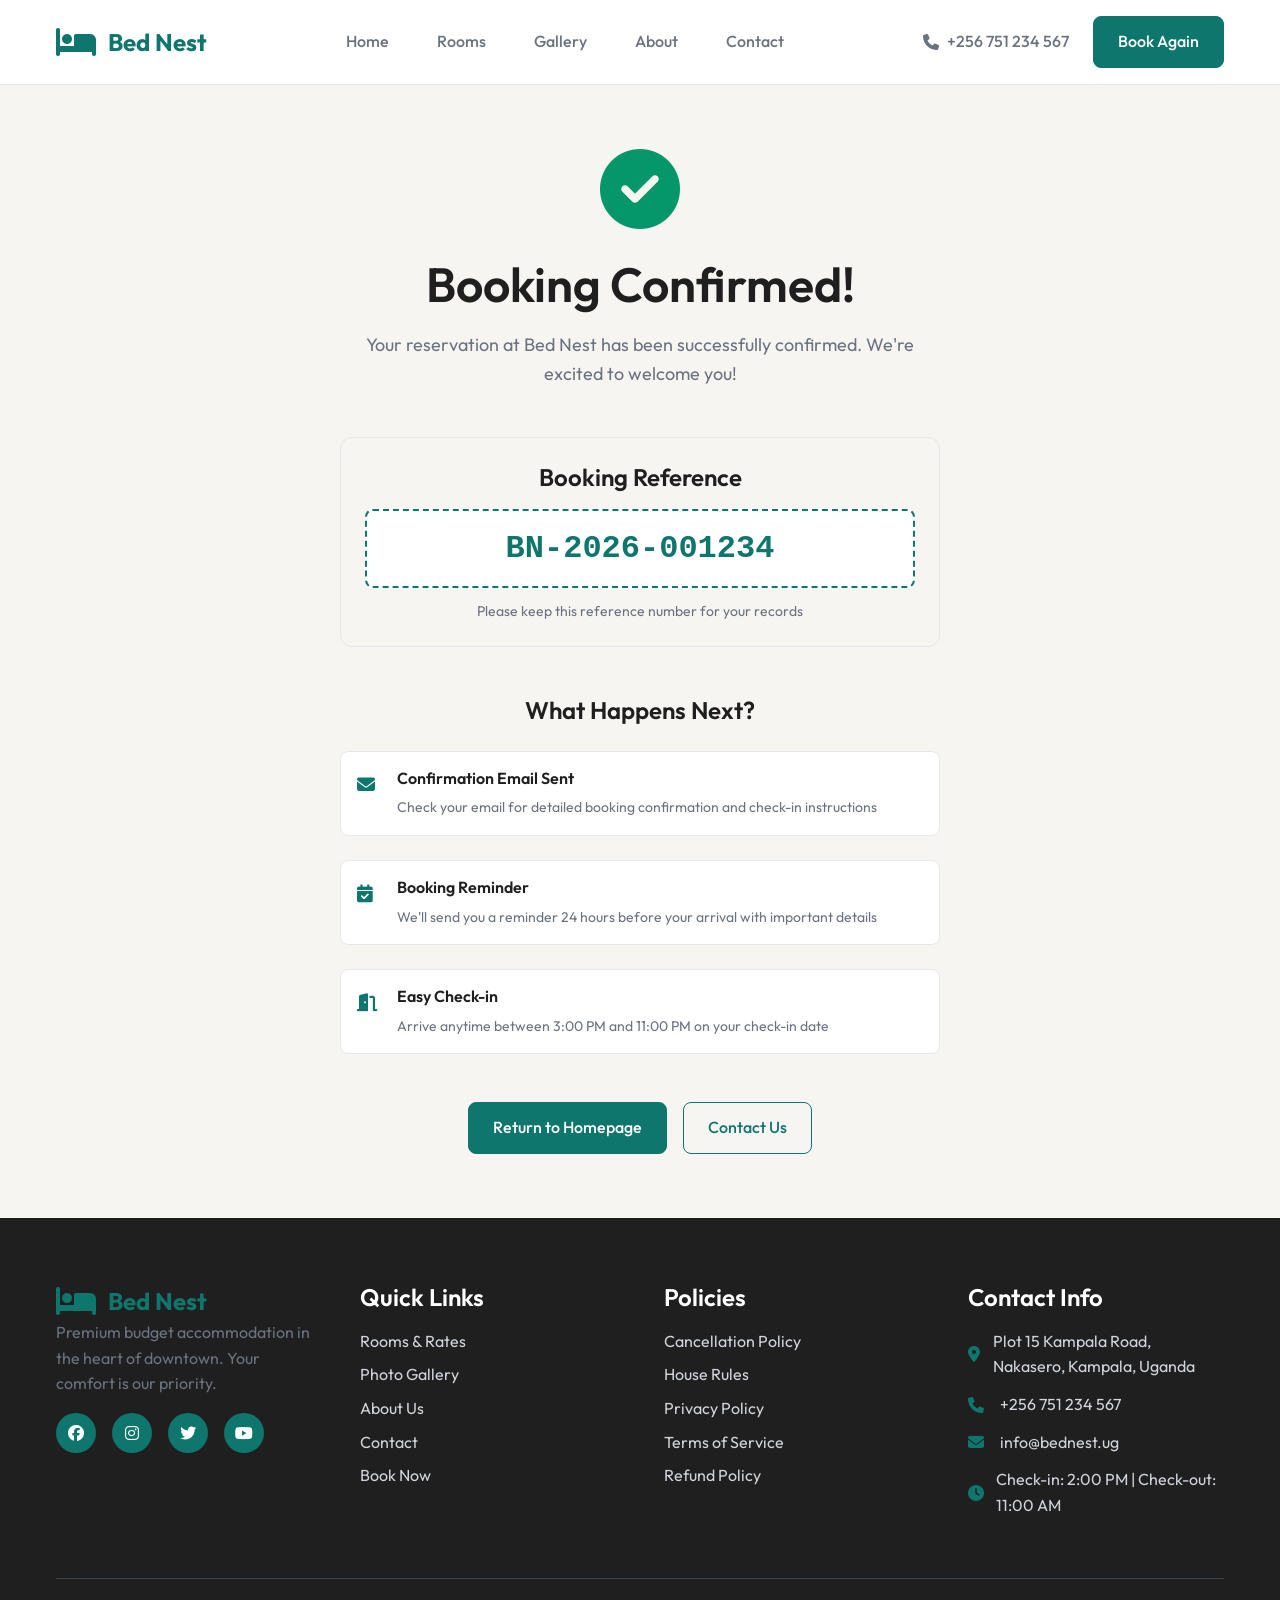
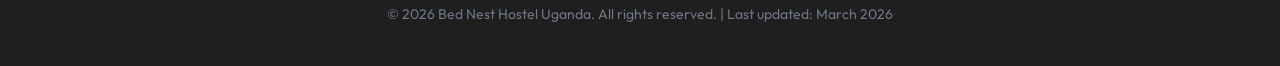
<file: thank-you.html>
<!DOCTYPE html>
<html lang="en">
<head>
    <meta charset="UTF-8">
    <meta name="viewport" content="width=device-width, initial-scale=1.0">
    <title>Booking Confirmed - Bed Nest Hostel | Thank You!</title>
    <meta name="description" content="Your booking at Bed Nest hostel has been confirmed! Check your email for booking details and prepare for your amazing stay with us.">
    
    <!-- Fonts -->
    <link rel="preconnect" href="https://fonts.googleapis.com">
    <link rel="preconnect" href="https://fonts.gstatic.com" crossorigin>
    <link href="https://fonts.googleapis.com/css2?family=Outfit:wght@300;400;500;600;700&display=swap" rel="stylesheet">
    
    <!-- Font Awesome -->
    <link rel="stylesheet" href="https://cdnjs.cloudflare.com/ajax/libs/font-awesome/6.4.0/css/all.min.css">
    
    <!-- Custom CSS -->
    <link rel="stylesheet" href="styles.css">
</head>
<body>
    <!-- Header -->
    <header class="header">
        <div class="container">
            <div class="header-content">
                <div class="logo">
                    <i class="fas fa-bed"></i>
                    <span>Bed Nest</span>
                </div>
                <nav class="nav">
                    <a href="index.html" class="nav-link">Home</a>
                    <a href="rooms.html" class="nav-link">Rooms</a>
                    <a href="gallery.html" class="nav-link">Gallery</a>
                    <a href="about.html" class="nav-link">About</a>
                    <a href="contact.html" class="nav-link">Contact</a>
                </nav>
                <div class="header-actions">
                    <a href="tel:+256751234567" class="phone">
                        <i class="fas fa-phone"></i>
                        <span>+256 751 234 567</span>
                    </a>
                    <a href="booking.html" class="btn btn-primary">Book Again</a>
                </div>
            </div>
        </div>
    </header>

    <!-- Confirmation Section -->
    <section class="confirmation-section">
        <div class="container">
            <div class="confirmation-content">
                <div class="success-icon">
                    <i class="fas fa-check-circle"></i>
                </div>
                <h1>Booking Confirmed!</h1>
                <p class="confirmation-text">Your reservation at Bed Nest has been successfully confirmed. We're excited to welcome you!</p>
                
                <div class="booking-reference">
                    <h3>Booking Reference</h3>
                    <div class="reference-number">BN-2026-001234</div>
                    <p>Please keep this reference number for your records</p>
                </div>
                
                <div class="next-steps">
                    <h3>What Happens Next?</h3>
                    <div class="steps-list">
                        <div class="step">
                            <i class="fas fa-envelope"></i>
                            <div>
                                <h4>Confirmation Email Sent</h4>
                                <p>Check your email for detailed booking confirmation and check-in instructions</p>
                            </div>
                        </div>
                        <div class="step">
                            <i class="fas fa-calendar-check"></i>
                            <div>
                                <h4>Booking Reminder</h4>
                                <p>We'll send you a reminder 24 hours before your arrival with important details</p>
                            </div>
                        </div>
                        <div class="step">
                            <i class="fas fa-door-open"></i>
                            <div>
                                <h4>Easy Check-in</h4>
                                <p>Arrive anytime between 3:00 PM and 11:00 PM on your check-in date</p>
                            </div>
                        </div>
                    </div>
                </div>
                
                <div class="confirmation-actions">
                    <a href="index.html" class="btn btn-primary">Return to Homepage</a>
                    <a href="contact.html" class="btn btn-outline">Contact Us</a>
                </div>
            </div>
        </div>
    </section>

    <!-- Footer -->
    <footer class="footer">
        <div class="container">
            <div class="footer-content">
                <div class="footer-section">
                    <div class="logo">
                        <i class="fas fa-bed"></i>
                        <span>Bed Nest</span>
                    </div>
                    <p>Premium budget accommodation in the heart of downtown. Your comfort is our priority.</p>
                    <div class="social-links">
                        <a href="#"><i class="fab fa-facebook"></i></a>
                        <a href="#"><i class="fab fa-instagram"></i></a>
                        <a href="#"><i class="fab fa-twitter"></i></a>
                        <a href="#"><i class="fab fa-youtube"></i></a>
                    </div>
                </div>
                
                <div class="footer-section">
                    <h3>Quick Links</h3>
                    <ul>
                        <li><a href="rooms.html">Rooms & Rates</a></li>
                        <li><a href="gallery.html">Photo Gallery</a></li>
                        <li><a href="about.html">About Us</a></li>
                        <li><a href="contact.html">Contact</a></li>
                        <li><a href="booking.html">Book Now</a></li>
                    </ul>
                </div>
                
                <div class="footer-section">
                    <h3>Policies</h3>
                    <ul>
                        <li><a href="#">Cancellation Policy</a></li>
                        <li><a href="#">House Rules</a></li>
                        <li><a href="#">Privacy Policy</a></li>
                        <li><a href="#">Terms of Service</a></li>
                        <li><a href="#">Refund Policy</a></li>
                    </ul>
                </div>
                
                <div class="footer-section">
                    <h3>Contact Info</h3>
                    <div class="contact-info">
                        <p><i class="fas fa-map-marker-alt"></i> Plot 15 Kampala Road, Nakasero, Kampala, Uganda</p>
                        <p><i class="fas fa-phone"></i> +256 751 234 567</p>
                        <p><i class="fas fa-envelope"></i> info@bednest.ug</p>
                        <p><i class="fas fa-clock"></i> Check-in: 2:00 PM | Check-out: 11:00 AM</p>
                    </div>
                </div>
            </div>
            
            <div class="footer-bottom">
                <p>&copy; 2026 Bed Nest Hostel Uganda. All rights reserved. | Last updated: March 2026</p>
            </div>
        </div>
    </footer>
</body>
</html>
</file>
<file: styles.css>
/* CSS Custom Properties */
:root {
    /* Colors */
    --bg: #f7f5f2;
    --surface: #ffffff;
    --text: #1f1f1f;
    --text-muted: #6b7280;
    --brand: #0f766e;
    --accent: #d97706;
    --success: #059669;
    --warning: #d97706;
    --danger: #dc2626;
    --border: #e5e7eb;
    --shadow: rgba(0, 0, 0, 0.1);
    
    /* Spacing */
    --space-xs: 8px;
    --space-sm: 12px;
    --space-md: 16px;
    --space-lg: 24px;
    --space-xl: 32px;
    --space-2xl: 48px;
    --space-3xl: 64px;
    
    /* Typography */
    --font-family: 'Outfit', sans-serif;
    --font-size-sm: 14px;
    --font-size-base: 16px;
    --font-size-lg: 18px;
    --font-size-xl: 24px;
    --font-size-2xl: 32px;
    --font-size-3xl: 40px;
    --font-size-4xl: 48px;
    --font-size-5xl: 56px;
    
    /* Borders */
    --border-radius: 8px;
    --border-radius-lg: 12px;
    --border-width: 1px;
    
    /* Shadows */
    --shadow-sm: 0 1px 2px 0 var(--shadow);
    --shadow-md: 0 4px 6px -1px var(--shadow);
    --shadow-lg: 0 10px 15px -3px var(--shadow);
    --shadow-xl: 0 20px 25px -5px var(--shadow);
}

/* Reset and Base Styles */
* {
    margin: 0;
    padding: 0;
    box-sizing: border-box;
}

body {
    font-family: var(--font-family);
    font-size: var(--font-size-base);
    line-height: 1.6;
    color: var(--text);
    background-color: var(--bg);
}

.container {
    max-width: 1200px;
    margin: 0 auto;
    padding: 0 var(--space-md);
}

/* Typography */
h1, h2, h3, h4, h5, h6 {
    font-weight: 600;
    line-height: 1.3;
    color: var(--text);
}

h1 {
    font-size: var(--font-size-4xl);
    margin-bottom: var(--space-lg);
}

h2 {
    font-size: var(--font-size-2xl);
    margin-bottom: var(--space-md);
}

h3 {
    font-size: var(--font-size-xl);
    margin-bottom: var(--space-sm);
}

p {
    color: var(--text-muted);
    margin-bottom: var(--space-md);
}

/* Buttons */
.btn {
    display: inline-block;
    padding: var(--space-sm) var(--space-lg);
    font-family: var(--font-family);
    font-size: var(--font-size-base);
    font-weight: 500;
    text-decoration: none;
    border: var(--border-width) solid transparent;
    border-radius: var(--border-radius);
    cursor: pointer;
    transition: all 0.2s ease;
    text-align: center;
}

.btn-primary {
    background-color: var(--brand);
    color: white;
    border-color: var(--brand);
}

.btn-primary:hover {
    background-color: #0d665a;
    border-color: #0d665a;
}

.btn-outline {
    background-color: transparent;
    color: var(--brand);
    border-color: var(--brand);
}

.btn-outline:hover {
    background-color: var(--brand);
    color: white;
}

.btn-large {
    padding: var(--space-md) var(--space-2xl);
    font-size: var(--font-size-lg);
}

/* Header */
.header {
    background-color: var(--surface);
    border-bottom: var(--border-width) solid var(--border);
    position: sticky;
    top: 0;
    z-index: 100;
}

.header-content {
    display: flex;
    align-items: center;
    justify-content: space-between;
    padding: var(--space-md) 0;
}

.logo {
    display: flex;
    align-items: center;
    gap: var(--space-sm);
    font-size: var(--font-size-xl);
    font-weight: 700;
    color: var(--brand);
}

.logo i {
    font-size: var(--font-size-2xl);
}

.nav {
    display: flex;
    gap: var(--space-2xl);
}

.nav-link {
    text-decoration: none;
    color: var(--text-muted);
    font-weight: 500;
    transition: color 0.2s ease;
}

.nav-link:hover,
.nav-link.active {
    color: var(--brand);
}

.header-actions {
    display: flex;
    align-items: center;
    gap: var(--space-lg);
}

.phone {
    display: flex;
    align-items: center;
    gap: var(--space-xs);
    text-decoration: none;
    color: var(--text-muted);
    font-weight: 500;
}

.phone:hover {
    color: var(--brand);
}

/* Hero Section */
.hero {
    background: linear-gradient(rgba(0, 0, 0, 0.4), rgba(0, 0, 0, 0.4)), 
                url('img/bg-hero.jpeg') center/cover;
    background-blend-mode: multiply;
    padding: var(--space-3xl) 0;
    color: white;
    position: relative;
    min-height: 55vh;
    display: flex;
    align-items: center;
}

.hero::before {
    content: '';
    position: absolute;
    top: 0;
    left: 0;
    right: 0;
    bottom: 0;
    background: rgba(15, 118, 110, 0.1);
    pointer-events: none;
}

.hero-content {
    text-align: center;
    max-width: 800px;
    margin: 0 auto;
    position: relative;
    z-index: 2;
}

.hero h1 {
    font-size: var(--font-size-5xl);
    margin-bottom: var(--space-lg);
    color: white;
    text-shadow: 2px 2px 4px rgba(0, 0, 0, 0.8);
}

.hero p {
    font-size: var(--font-size-lg);
    margin-bottom: var(--space-2xl);
    color: rgba(255, 255, 255, 0.95);
    text-shadow: 1px 1px 2px rgba(0, 0, 0, 0.8);
}

.hero-actions {
    display: flex;
    gap: var(--space-lg);
    justify-content: center;
    margin-bottom: var(--space-3xl);
}

.quick-booking {
    background: rgba(255, 255, 255, 0.95);
    backdrop-filter: blur(10px);
    border: 1px solid rgba(255, 255, 255, 0.3);
    border-radius: var(--border-radius-lg);
    padding: var(--space-2xl);
    margin-top: var(--space-3xl);
    box-shadow: 0 20px 40px rgba(0, 0, 0, 0.3);
}

.quick-booking h3 {
    text-align: center;
    margin-bottom: var(--space-lg);
    font-family: var(--font-family);
    color: var(--text);
    text-shadow: none;
}

.booking-form {
    max-width: 600px;
    margin: 0 auto;
}

/* Desktop enhancement for booking form */
@media (min-width: 768px) {
    .hero .booking-form {
        max-width: 900px;
    }
    
    .hero .quick-booking {
        max-width: 1000px;
        margin-left: auto;
        margin-right: auto;
    }
}

.form-grid {
    display: grid;
    grid-template-columns: repeat(auto-fit, minmax(150px, 1fr));
    gap: var(--space-md);
    align-items: end;
}

.form-grid-inline {
    display: grid;
    grid-template-columns: 1fr 1fr 1fr auto;
    gap: var(--space-md);
    align-items: end;
}

.form-group-button {
    display: flex;
    align-items: end;
}

.btn-check {
    white-space: nowrap;
    min-width: 120px;
    height: 44px;
}

.form-group {
    display: flex;
    flex-direction: column;
}

.form-group label {
    margin-bottom: var(--space-xs);
    font-weight: 500;
    color: var(--text);
}

.form-control {
    padding: var(--space-sm) var(--space-md);
    border: var(--border-width) solid var(--border);
    border-radius: var(--border-radius);
    font-family: inherit;
    font-size: var(--font-size-base);
}

.form-control:focus {
    outline: none;
    border-color: var(--brand);
}

/* Trust Strip */
.trust-strip {
    background-color: var(--brand);
    color: white;
    padding: var(--space-lg) 0;
}

.trust-items {
    display: grid;
    grid-template-columns: repeat(auto-fit, minmax(200px, 1fr));
    gap: var(--space-lg);
    text-align: center;
}

.trust-item {
    display: flex;
    align-items: center;
    justify-content: center;
    gap: var(--space-sm);
    font-weight: 500;
}

.trust-item i {
    font-size: var(--font-size-lg);
    color: var(--accent);
}

/* Section Styles */
.featured-rooms,
.amenities,
.how-it-works,
.testimonials {
    padding: var(--space-3xl) 0;
}

.section-header {
    text-align: center;
    margin-bottom: var(--space-3xl);
}

.section-header h2 {
    font-size: var(--font-size-3xl);
    margin-bottom: var(--space-md);
}

.section-header p {
    font-size: var(--font-size-lg);
    color: var(--text-muted);
}

/* Room Cards */
.room-grid {
    display: grid;
    grid-template-columns: repeat(auto-fit, minmax(320px, 1fr));
    gap: var(--space-2xl);
}

.room-card {
    background-color: var(--surface);
    border: var(--border-width) solid var(--border);
    border-radius: var(--border-radius-lg);
    overflow: hidden;
    box-shadow: var(--shadow-md);
    transition: transform 0.2s ease, box-shadow 0.2s ease;
}

.room-card:hover {
    transform: translateY(-4px);
    box-shadow: var(--shadow-lg);
}

.room-image {
    position: relative;
    height: 250px;
    background-color: var(--bg);
    overflow: hidden;
}

.room-img {
    width: 100%;
    height: 100%;
    object-fit: cover;
    transition: transform 0.3s ease;
}

.room-card:hover .room-img {
    transform: scale(1.05);
}

.room-overlay {
    position: absolute;
    bottom: 0;
    left: 0;
    right: 0;
    background: linear-gradient(transparent, rgba(0, 0, 0, 0.8));
    color: white;
    padding: var(--space-lg);
    font-weight: 600;
    font-size: var(--font-size-lg);
}

.room-badge {
    position: absolute;
    top: var(--space-md);
    left: var(--space-md);
    background-color: var(--accent);
    color: white;
    padding: var(--space-xs) var(--space-sm);
    border-radius: var(--border-radius);
    font-size: var(--font-size-sm);
    font-weight: 600;
    z-index: 2;
}

.placeholder-image {
    text-align: center;
    color: var(--text-muted);
}

.placeholder-image i {
    font-size: var(--font-size-3xl);
    margin-bottom: var(--space-sm);
    display: block;
}

.room-content {
    padding: var(--space-lg);
}

.room-features {
    display: flex;
    flex-wrap: wrap;
    gap: var(--space-md);
    margin-bottom: var(--space-lg);
}

.feature {
    display: flex;
    align-items: center;
    gap: var(--space-xs);
    font-size: var(--font-size-sm);
    color: var(--text-muted);
}

.feature i {
    color: var(--brand);
}

.room-price {
    display: flex;
    align-items: center;
    justify-content: space-between;
}

.price {
    font-size: var(--font-size-xl);
    font-weight: 700;
    color: var(--brand);
}

.price small {
    font-size: var(--font-size-base);
    font-weight: 400;
    color: var(--text-muted);
}

/* Amenities Grid */
.amenities-grid {
    display: grid;
    grid-template-columns: repeat(auto-fit, minmax(300px, 1fr));
    gap: var(--space-2xl);
}

.amenity-item {
    text-align: center;
    padding: var(--space-lg);
}

.amenity-item i {
    font-size: var(--font-size-3xl);
    color: var(--brand);
    margin-bottom: var(--space-md);
}

.amenity-item h3 {
    color: var(--text);
    margin-bottom: var(--space-sm);
}

/* How It Works */
.steps {
    display: grid;
    grid-template-columns: repeat(auto-fit, minmax(250px, 1fr));
    gap: var(--space-2xl);
}

.how-it-works .step {
    text-align: center;
    padding: var(--space-lg);
}

.how-it-works .step-icon {
    width: 80px;
    height: 80px;
    background-color: var(--brand);
    color: white;
    border-radius: 50%;
    display: flex;
    align-items: center;
    justify-content: center;
    font-size: var(--font-size-2xl);
    margin: 0 auto var(--space-lg);
    transition: all 0.3s ease;
}

.how-it-works .step:hover .step-icon {
    background-color: var(--accent);
    transform: translateY(-4px);
    box-shadow: 0 8px 20px rgba(15, 118, 110, 0.3);
}

.how-it-works .step h3 {
    color: var(--text);
    margin-bottom: var(--space-sm);
}

/* Testimonials */
.testimonials-grid {
    display: grid;
    grid-template-columns: repeat(auto-fit, minmax(300px, 1fr));
    gap: var(--space-2xl);
}

.testimonial-card {
    background-color: var(--surface);
    border: var(--border-width) solid var(--border);
    border-radius: var(--border-radius-lg);
    padding: var(--space-lg);
    box-shadow: var(--shadow-md);
}

.stars {
    margin-bottom: var(--space-md);
}

.stars i {
    color: var(--accent);
    margin-right: var(--space-xs);
}

.testimonial-card p {
    font-style: italic;
    margin-bottom: var(--space-md);
}

.testimonial-author strong {
    color: var(--text);
    font-weight: 600;
}

.testimonial-author span {
    color: var(--text-muted);
    font-size: var(--font-size-sm);
}

/* Footer */
.footer {
    background-color: var(--text);
    color: white;
    padding: var(--space-3xl) 0 var(--space-lg);
}

.footer-content {
    display: grid;
    grid-template-columns: repeat(auto-fit, minmax(250px, 1fr));
    gap: var(--space-2xl);
    margin-bottom: var(--space-2xl);
}

.footer-section h3 {
    color: white;
    margin-bottom: var(--space-md);
}

.footer-section ul {
    list-style: none;
}

.footer-section ul li {
    margin-bottom: var(--space-xs);
}

.footer-section ul li a {
    color: #d1d5db;
    text-decoration: none;
    transition: color 0.2s ease;
}

.footer-section ul li a:hover {
    color: white;
}

.social-links {
    display: flex;
    gap: var(--space-md);
    margin-top: var(--space-md);
}

.social-links a {
    display: flex;
    align-items: center;
    justify-content: center;
    width: 40px;
    height: 40px;
    background-color: var(--brand);
    color: white;
    border-radius: 50%;
    text-decoration: none;
    transition: background-color 0.2s ease;
}

.social-links a:hover {
    background-color: var(--accent);
}

.contact-info p {
    display: flex;
    align-items: center;
    gap: var(--space-sm);
    margin-bottom: var(--space-sm);
    color: #d1d5db;
}

.contact-info i {
    color: var(--brand);
    width: 20px;
}

.footer-bottom {
    border-top: var(--border-width) solid #374151;
    padding-top: var(--space-lg);
    text-align: center;
    color: #9ca3af;
    font-size: var(--font-size-sm);
}

/* Page Hero */
.page-hero {
    background-color: var(--surface);
    padding: var(--space-3xl) 0;
    border-bottom: var(--border-width) solid var(--border);
}

.page-hero-content {
    text-align: center;
    max-width: 600px;
    margin: 0 auto;
}

.page-hero h1 {
    font-size: var(--font-size-3xl);
    margin-bottom: var(--space-md);
}

.page-hero p {
    font-size: var(--font-size-lg);
    color: var(--text-muted);
}

/* Room Comparison Table */
.room-comparison {
    padding: var(--space-3xl) 0;
}

.comparison-table {
    background-color: var(--surface);
    border: var(--border-width) solid var(--border);
    border-radius: var(--border-radius-lg);
    overflow: hidden;
    box-shadow: var(--shadow-md);
    max-width: 1120px;
    width: 100%;
    margin: 0 auto;
}

.table-header,
.table-row,
.table-actions {
    display: grid;
    grid-template-columns: 2fr 1fr 1fr 1fr;
    border-bottom: var(--border-width) solid var(--border);
}

.table-header {
    background-color: var(--brand);
    color: white;
    font-weight: 600;
}

.table-header > div {
    padding: var(--space-md);
    text-align: center;
}

.feature-col {
    text-align: left !important;
}

.table-row > div,
.table-actions > div {
    padding: var(--space-md);
    text-align: center;
    border-right: var(--border-width) solid var(--border);
}

.table-row:last-of-type {
    border-bottom: none;
}

.table-row .feature {
    text-align: left;
    font-weight: 500;
    color: var(--text);
}

.table-row .value {
    color: var(--text-muted);
}

.table-row .value.highlight {
    color: var(--brand);
    font-weight: 600;
}

.table-row .value i.fa-check {
    color: var(--success);
}

.table-row .value i.fa-times {
    color: var(--text-muted);
}

.table-actions {
    background-color: var(--bg);
    border-bottom: none;
}

.table-actions .btn {
    width: 100%;
    font-size: var(--font-size-sm);
}

/* Room Detail Cards */
.room-details {
    padding: var(--space-3xl) 0;
    background-color: var(--bg);
}

.room-detail-cards {
    display: flex;
    flex-direction: column;
    gap: var(--space-3xl);
}

.room-detail-card {
    display: grid;
    grid-template-columns: 1fr 2fr;
    background-color: var(--surface);
    border: var(--border-width) solid var(--border);
    border-radius: var(--border-radius-lg);
    overflow: hidden;
    box-shadow: var(--shadow-md);
    gap: var(--space-2xl);
}

.room-detail-card.premium {
    border-color: var(--accent);
    border-width: 2px;
}

.room-detail-image {
    position: relative;
    height: 400px;
    background-color: var(--bg);
    display: flex;
    align-items: center;
    justify-content: center;
}

.availability-badge {
    position: absolute;
    top: var(--space-md);
    left: var(--space-md);
    background-color: var(--warning);
    color: white;
    padding: var(--space-xs) var(--space-sm);
    border-radius: var(--border-radius);
    font-size: var(--font-size-sm);
    font-weight: 600;
}

.availability-badge.available {
    background-color: var(--success);
}

.premium-badge {
    position: absolute;
    top: var(--space-md);
    right: var(--space-md);
    background-color: var(--accent);
    color: white;
    padding: var(--space-xs) var(--space-sm);
    border-radius: var(--border-radius);
    font-size: var(--font-size-sm);
    font-weight: 600;
}

.room-detail-content {
    padding: var(--space-2xl);
}

.room-detail-header {
    display: flex;
    justify-content: space-between;
    align-items: center;
    margin-bottom: var(--space-lg);
}

.price-badge {
    background-color: var(--brand);
    color: white;
    padding: var(--space-sm) var(--space-md);
    border-radius: var(--border-radius);
    font-size: var(--font-size-lg);
    font-weight: 700;
}

.price-badge small {
    font-size: var(--font-size-base);
    font-weight: 400;
    opacity: 0.9;
}

.room-specs,
.room-features {
    margin-bottom: var(--space-lg);
}

.room-specs h4,
.room-features h4 {
    color: var(--text);
    margin-bottom: var(--space-md);
    font-size: var(--font-size-lg);
}

.specs-grid {
    display: grid;
    grid-template-columns: repeat(2, 1fr);
    gap: var(--space-md);
}

.spec {
    display: flex;
    align-items: center;
    gap: var(--space-sm);
    color: var(--text-muted);
}

.spec i {
    color: var(--brand);
    width: 20px;
}

.features-list {
    display: grid;
    grid-template-columns: repeat(2, 1fr);
    gap: var(--space-sm);
}

.room-actions {
    display: flex;
    gap: var(--space-md);
    margin-top: var(--space-xl);
}

.room-actions .btn {
    flex: 1;
}

/* Room Policies */
.room-policies {
    padding: var(--space-3xl) 0;
}

.policies-grid {
    display: grid;
    grid-template-columns: repeat(auto-fit, minmax(280px, 1fr));
    gap: var(--space-2xl);
}

.policy-card {
    background-color: var(--surface);
    border: var(--border-width) solid var(--border);
    border-radius: var(--border-radius-lg);
    padding: var(--space-lg);
    text-align: center;
    box-shadow: var(--shadow-md);
}

.policy-card i {
    font-size: var(--font-size-2xl);
    color: var(--brand);
    margin-bottom: var(--space-md);
}

.policy-card h3 {
    color: var(--text);
    margin-bottom: var(--space-md);
}

.policy-card ul {
    list-style: none;
    text-align: left;
}

.policy-card ul li {
    color: var(--text-muted);
    margin-bottom: var(--space-xs);
    padding-left: var(--space-md);
    position: relative;
}

.policy-card ul li::before {
    content: "•";
    color: var(--brand);
    position: absolute;
    left: 0;
}

/* Gallery Grid */
.gallery {
    padding: var(--space-3xl) 0;
}

.gallery-grid {
    display: grid;
    grid-template-columns: repeat(auto-fit, minmax(300px, 1fr));
    gap: var(--space-lg);
}

.gallery-item {
    position: relative;
    background-color: var(--bg);
    border: var(--border-width) solid var(--border);
    border-radius: var(--border-radius-lg);
    overflow: hidden;
    aspect-ratio: 4/3;
    display: flex;
    align-items: center;
    justify-content: center;
    cursor: pointer;
    transition: transform 0.2s ease;
}

.gallery-image {
    width: 100%;
    height: 100%;
    object-fit: cover;
    display: block;
}

.gallery-item:hover {
    transform: scale(1.02);
}

.gallery-item .placeholder-image {
    text-align: center;
    color: var(--text-muted);
}

.gallery-item .placeholder-image i {
    font-size: var(--font-size-3xl);
    margin-bottom: var(--space-sm);
    display: block;
}

.gallery-overlay {
    position: absolute;
    bottom: 0;
    left: 0;
    right: 0;
    background: linear-gradient(transparent, rgba(0, 0, 0, 0.7));
    color: white;
    padding: var(--space-lg);
    transform: translateY(100%);
    transition: transform 0.2s ease;
}

.gallery-overlay h3,
.gallery-overlay p,
.gallery-item:hover .gallery-overlay h3,
.gallery-item:hover .gallery-overlay p {
    color: white;
}

.gallery-item:hover .gallery-overlay {
    transform: translateY(0);
}

/* About Page Styles */
.about-intro {
    padding: var(--space-3xl) 0;
    background-color: var(--surface);
}

.about-content {
    display: grid;
    grid-template-columns: 1fr 1fr;
    gap: var(--space-3xl);
    align-items: center;
}

.about-text h2 {
    margin-bottom: var(--space-lg);
}

.about-text p {
    margin-bottom: var(--space-md);
}

.about-image {
    height: 400px;
    background-color: var(--bg);
    border-radius: var(--border-radius-lg);
    display: flex;
    align-items: center;
    justify-content: center;
    border: var(--border-width) solid var(--border);
}

.stats-section {
    padding: var(--space-3xl) 0;
}

.stats-grid {
    display: grid;
    grid-template-columns: repeat(auto-fit, minmax(200px, 1fr));
    gap: var(--space-2xl);
    text-align: center;
}

.stat-item {
    background-color: var(--surface);
    padding: var(--space-lg);
    border-radius: var(--border-radius-lg);
    border: var(--border-width) solid var(--border);
    box-shadow: var(--shadow-md);
}

.stat-number {
    font-size: var(--font-size-3xl);
    font-weight: 700;
    color: var(--brand);
    margin-bottom: var(--space-sm);
}

.stat-label {
    color: var(--text-muted);
    font-weight: 500;
}

/* Contact Page Styles */
.contact-info-section {
    padding: var(--space-3xl) 0;
    background-color: var(--surface);
}

.contact-grid {
    display: grid;
    grid-template-columns: 1fr 1fr;
    gap: var(--space-3xl);
}

.contact-form {
    background-color: var(--surface);
    border: var(--border-width) solid var(--border);
    border-radius: var(--border-radius-lg);
    padding: var(--space-2xl);
    box-shadow: var(--shadow-md);
}

.contact-form h3 {
    margin-bottom: var(--space-lg);
    color: var(--text);
}

.form-group {
    margin-bottom: var(--space-md);
}

.form-group label {
    display: block;
    margin-bottom: var(--space-xs);
    font-weight: 500;
    color: var(--text);
}

.form-group input,
.form-group select,
.form-group textarea {
    width: 100%;
    padding: var(--space-sm) var(--space-md);
    border: var(--border-width) solid var(--border);
    border-radius: var(--border-radius);
    font-family: inherit;
    font-size: var(--font-size-base);
}

.form-group textarea {
    resize: vertical;
    min-height: 120px;
}

.form-group input:focus,
.form-group select:focus,
.form-group textarea:focus {
    outline: none;
    border-color: var(--brand);
    box-shadow: 0 0 0 3px rgba(15, 118, 110, 0.2);
}

/* Enhanced styling for hero section forms */
.hero .form-group input,
.hero .form-group select,
.hero .form-group textarea {
    background: rgba(255, 255, 255, 0.9);
    border: 1px solid rgba(15, 118, 110, 0.3);
    backdrop-filter: blur(5px);
}

.hero .form-group input:focus,
.hero .form-group select:focus,
.hero .form-group textarea:focus {
    background: rgba(255, 255, 255, 0.95);
    border-color: var(--brand);
    box-shadow: 0 0 0 3px rgba(15, 118, 110, 0.2);
}

.contact-details {
    background-color: var(--surface);
    border: var(--border-width) solid var(--border);
    border-radius: var(--border-radius-lg);
    padding: var(--space-2xl);
    box-shadow: var(--shadow-md);
}

.contact-details h3 {
    margin-bottom: var(--space-lg);
    color: var(--text);
}

.contact-item {
    display: flex;
    align-items: flex-start;
    gap: var(--space-md);
    margin-bottom: var(--space-lg);
    padding-bottom: var(--space-lg);
    border-bottom: var(--border-width) solid var(--border);
}

.contact-item:last-child {
    border-bottom: none;
    margin-bottom: 0;
    padding-bottom: 0;
}

.contact-item i {
    color: var(--brand);
    font-size: var(--font-size-lg);
    width: 30px;
    margin-top: var(--space-xs);
}

.contact-item-content h4 {
    color: var(--text);
    margin-bottom: var(--space-xs);
}

.contact-item-content p {
    color: var(--text-muted);
    margin: 0;
}

/* Booking Page Styles */
.booking-section {
    padding: var(--space-3xl) 0;
}

.booking-container {
    display: grid;
    grid-template-columns: 1.7fr 1.15fr;
    gap: var(--space-3xl);
    max-width: 1180px;
    margin: 0 auto;
}

.booking-form-card {
    background-color: var(--surface);
    border: var(--border-width) solid var(--border);
    border-radius: var(--border-radius-lg);
    padding: var(--space-2xl);
    box-shadow: var(--shadow-md);
}

.booking-summary {
    background-color: var(--surface);
    border: var(--border-width) solid var(--border);
    border-radius: var(--border-radius-lg);
    padding: var(--space-2xl);
    box-shadow: var(--shadow-md);
    height: fit-content;
    position: sticky;
    top: var(--space-2xl);
}

.booking-summary h3 {
    margin-bottom: var(--space-lg);
    color: var(--text);
}

.summary-item {
    display: flex;
    justify-content: space-between;
    align-items: center;
    padding: var(--space-sm) 0;
    border-bottom: var(--border-width) solid var(--border);
}

.summary-item:last-child {
    border-bottom: none;
    font-weight: 600;
    color: var(--text);
    font-size: var(--font-size-lg);
    margin-top: var(--space-md);
    padding-top: var(--space-md);
    border-top: 2px solid var(--border);
}

.summary-item span:first-child {
    color: var(--text-muted);
}

.summary-item span:last-child {
    color: var(--text);
    font-weight: 500;
}

.form-section {
    margin-bottom: var(--space-2xl);
}

.form-section h4 {
    color: var(--text);
    margin-bottom: var(--space-md);
    font-size: var(--font-size-lg);
}

.form-row {
    display: grid;
    grid-template-columns: 1fr 1fr;
    gap: var(--space-md);
}

.room-selection {
    display: grid;
    grid-template-columns: 1fr;
    gap: var(--space-md);
}

.room-option {
    border: var(--border-width) solid var(--border);
    border-radius: var(--border-radius-lg);
    cursor: pointer;
    transition: all 0.2s ease;
    overflow: hidden;
    background-color: var(--surface);
}

.room-option.enhanced-card {
    display: flex;
    box-shadow: var(--shadow-sm);
}

.room-option:hover {
    border-color: var(--brand);
    box-shadow: var(--shadow-md);
    transform: translateY(-2px);
}

.room-option.selected {
    border-color: var(--brand);
    background-color: var(--brand);
    color: white;
    box-shadow: var(--shadow-lg);
}

.room-option input[type="radio"] {
    display: none;
}

.room-option label {
    display: flex;
    width: 100%;
    cursor: pointer;
    padding: 0;
    margin: 0;
}

.room-option-image {
    position: relative;
    width: 120px;
    height: 100px;
    flex-shrink: 0;
}

.room-thumb {
    width: 100%;
    height: 100%;
    object-fit: cover;
}

.popularity-badge,
.value-badge,
.premium-badge {
    position: absolute;
    top: var(--space-xs);
    left: var(--space-xs);
    padding: 2px 6px;
    border-radius: var(--border-radius);
    font-size: 10px;
    font-weight: 600;
    color: white;
}

.popularity-badge {
    background-color: var(--accent);
}

.value-badge {
    background-color: var(--success);
}

.premium-badge {
    background-color: var(--brand);
}

.room-option-content {
    flex: 1;
    padding: var(--space-md);
}

.room-option-header {
    display: flex;
    justify-content: space-between;
    align-items: flex-start;
    margin-bottom: var(--space-sm);
}

.room-option-name {
    font-weight: 600;
    font-size: var(--font-size-md);
}

.room-option-price {
    font-weight: 700;
    color: var(--brand);
    font-size: var(--font-size-md);
    white-space: nowrap;
}

.room-option.selected .room-option-price {
    color: white;
}

.room-option-features {
    display: grid;
    grid-template-columns: 1fr 1fr;
    gap: var(--space-xs);
}

.feature-item {
    display: flex;
    align-items: center;
    gap: var(--space-xs);
    font-size: var(--font-size-sm);
    color: var(--text-muted);
}

.feature-item i {
    color: var(--brand);
    width: 14px;
    font-size: 12px;
}

.room-option.selected .feature-item {
    color: rgba(255, 255, 255, 0.9);
}

.room-option.selected .feature-item i {
    color: white;
}

/* Gallery Categories */
.gallery-categories {
    padding: var(--space-3xl) 0;
    background-color: var(--bg);
}

.category-grid {
    display: grid;
    grid-template-columns: repeat(auto-fit, minmax(320px, 1fr));
    gap: var(--space-2xl);
}

.category-card {
    background-color: var(--surface);
    border: var(--border-width) solid var(--border);
    border-radius: var(--border-radius-lg);
    padding: var(--space-2xl);
    text-align: center;
    box-shadow: var(--shadow-md);
    transition: transform 0.2s ease;
}

.category-card:hover {
    transform: translateY(-4px);
}

.category-card i {
    font-size: var(--font-size-3xl);
    color: var(--brand);
    margin-bottom: var(--space-md);
}

.category-card h3 {
    color: var(--text);
    margin-bottom: var(--space-sm);
}

.category-card p {
    margin-bottom: var(--space-md);
}

.photo-count {
    display: inline-block;
    background-color: var(--brand);
    color: white;
    padding: var(--space-xs) var(--space-sm);
    border-radius: var(--border-radius);
    font-size: var(--font-size-sm);
    font-weight: 600;
}

/* Virtual Tour CTA */
.virtual-tour-cta {
    padding: var(--space-3xl) 0;
    background-color: var(--surface);
}

.cta-content {
    text-align: center;
    max-width: 600px;
    margin: 0 auto;
}

.cta-content h2 {
    font-size: var(--font-size-3xl);
    margin-bottom: var(--space-md);
}

.cta-content p {
    font-size: var(--font-size-lg);
    margin-bottom: var(--space-2xl);
}

.cta-actions {
    display: flex;
    gap: var(--space-lg);
    justify-content: center;
    margin-bottom: var(--space-3xl);
}

.tour-features {
    display: grid;
    grid-template-columns: repeat(auto-fit, minmax(200px, 1fr));
    gap: var(--space-lg);
    margin-top: var(--space-2xl);
}

.tour-feature {
    display: flex;
    align-items: center;
    gap: var(--space-sm);
    justify-content: center;
    color: var(--text-muted);
    font-size: var(--font-size-sm);
}

.tour-feature i {
    color: var(--brand);
}

/* Values Section */
.values-section {
    padding: var(--space-3xl) 0;
    background-color: var(--bg);
}

.values-grid {
    display: grid;
    grid-template-columns: repeat(auto-fit, minmax(300px, 1fr));
    gap: var(--space-2xl);
}

.value-item {
    background-color: var(--surface);
    border: var(--border-width) solid var(--border);
    border-radius: var(--border-radius-lg);
    padding: var(--space-lg);
    text-align: center;
    box-shadow: var(--shadow-md);
    transition: transform 0.2s ease;
}

.value-item:hover {
    transform: translateY(-4px);
}

.value-item i {
    font-size: var(--font-size-3xl);
    color: var(--brand);
    margin-bottom: var(--space-md);
}

.value-item h3 {
    color: var(--text);
    margin-bottom: var(--space-sm);
}

/* Team Section */
.team-section {
    padding: var(--space-3xl) 0;
}

.team-grid {
    display: grid;
    grid-template-columns: repeat(auto-fit, minmax(280px, 1fr));
    gap: var(--space-2xl);
}

.team-member {
    background-color: var(--surface);
    border: var(--border-width) solid var(--border);
    border-radius: var(--border-radius-lg);
    overflow: hidden;
    box-shadow: var(--shadow-md);
    text-align: center;
}

.member-photo {
    height: 200px;
    background-color: var(--bg);
    display: flex;
    align-items: center;
    justify-content: center;
    border-bottom: var(--border-width) solid var(--border);
}

.member-info {
    padding: var(--space-lg);
}

.member-info h3 {
    color: var(--text);
    margin-bottom: var(--space-xs);
}

.member-role {
    color: var(--brand);
    font-weight: 600;
    font-size: var(--font-size-sm);
    text-transform: uppercase;
    letter-spacing: 0.5px;
    margin-bottom: var(--space-sm) !important;
}

/* Why Choose Us */
.why-choose-us {
    padding: var(--space-3xl) 0;
    background-color: var(--bg);
}

.benefits-grid {
    display: grid;
    grid-template-columns: 1fr;
    gap: var(--space-lg);
    max-width: 800px;
    margin: 0 auto;
}

.benefit-item {
    display: grid;
    grid-template-columns: auto 1fr;
    gap: var(--space-lg);
    background-color: var(--surface);
    border: var(--border-width) solid var(--border);
    border-radius: var(--border-radius-lg);
    padding: var(--space-lg);
    box-shadow: var(--shadow-md);
}

.benefit-icon {
    width: 60px;
    height: 60px;
    background-color: var(--brand);
    color: white;
    border-radius: 50%;
    display: flex;
    align-items: center;
    justify-content: center;
    flex-shrink: 0;
}

.benefit-icon i {
    font-size: var(--font-size-lg);
}

.benefit-content h3 {
    color: var(--text);
    margin-bottom: var(--space-xs);
}

.benefit-content p {
    margin: 0;
    color: var(--text-muted);
}

/* Awards Section */
.awards-section {
    padding: var(--space-3xl) 0;
}

.awards-grid {
    display: grid;
    grid-template-columns: repeat(auto-fit, minmax(240px, 1fr));
    gap: var(--space-2xl);
}

.award-item {
    background-color: var(--surface);
    border: var(--border-width) solid var(--border);
    border-radius: var(--border-radius-lg);
    padding: var(--space-lg);
    text-align: center;
    box-shadow: var(--shadow-md);
}

.award-item i {
    font-size: var(--font-size-3xl);
    color: var(--accent);
    margin-bottom: var(--space-md);
}

.award-item h3 {
    color: var(--text);
    margin-bottom: var(--space-xs);
    font-size: var(--font-size-lg);
}

.award-item p {
    color: var(--text-muted);
    margin: 0;
    font-size: var(--font-size-sm);
    font-weight: 500;
}

/* Map Section */
.map-section {
    padding: var(--space-3xl) 0;
    background-color: var(--bg);
}

.map-container {
    margin-top: var(--space-2xl);
}

.map-placeholder {
    height: 400px;
    background-color: var(--surface);
    border: var(--border-width) solid var(--border);
    border-radius: var(--border-radius-lg);
    display: flex;
    align-items: center;
    justify-content: center;
    box-shadow: var(--shadow-md);
}

.map-content {
    text-align: center;
}

.map-content i {
    font-size: var(--font-size-3xl);
    color: var(--brand);
    margin-bottom: var(--space-md);
}

.map-content h3 {
    color: var(--text);
    margin-bottom: var(--space-sm);
}

.map-content p {
    color: var(--text-muted);
    margin-bottom: var(--space-md);
}

/* Location Info */
.location-info {
    padding: var(--space-3xl) 0;
}

.location-grid {
    display: grid;
    grid-template-columns: repeat(auto-fit, minmax(280px, 1fr));
    gap: var(--space-2xl);
}

.location-card {
    background-color: var(--surface);
    border: var(--border-width) solid var(--border);
    border-radius: var(--border-radius-lg);
    padding: var(--space-lg);
    text-align: center;
    box-shadow: var(--shadow-md);
}

.location-card i {
    font-size: var(--font-size-2xl);
    color: var(--brand);
    margin-bottom: var(--space-md);
}

.location-card h3 {
    color: var(--text);
    margin-bottom: var(--space-md);
}

.location-card ul {
    list-style: none;
    padding: 0;
    text-align: left;
}

.location-card ul li {
    color: var(--text-muted);
    margin-bottom: var(--space-xs);
    padding-left: var(--space-md);
    position: relative;
}

.location-card ul li::before {
    content: "•";
    color: var(--brand);
    position: absolute;
    left: 0;
}

/* FAQ Section */
.faq-section {
    padding: var(--space-3xl) 0;
    background-color: var(--bg);
}

.faq-grid {
    display: grid;
    grid-template-columns: repeat(auto-fit, minmax(350px, 1fr));
    gap: var(--space-lg);
}

.faq-item {
    background-color: var(--surface);
    border: var(--border-width) solid var(--border);
    border-radius: var(--border-radius-lg);
    padding: var(--space-lg);
    box-shadow: var(--shadow-md);
}

.faq-item h3 {
    color: var(--text);
    margin-bottom: var(--space-sm);
    font-size: var(--font-size-lg);
}

.faq-item p {
    color: var(--text-muted);
    margin: 0;
}

/* Emergency Contact */
.emergency-contact {
    padding: var(--space-2xl) 0;
    background-color: var(--danger);
    color: white;
}

.emergency-info {
    text-align: center;
}

.emergency-info h2 {
    color: white;
    margin-bottom: var(--space-lg);
}

.emergency-grid {
    display: grid;
    grid-template-columns: repeat(auto-fit, minmax(250px, 1fr));
    gap: var(--space-lg);
    max-width: 800px;
    margin: 0 auto;
}

.emergency-item {
    display: flex;
    align-items: center;
    gap: var(--space-md);
    background-color: rgba(255, 255, 255, 0.1);
    padding: var(--space-md);
    border-radius: var(--border-radius);
}

.emergency-item i {
    color: white;
    font-size: var(--font-size-lg);
    width: 30px;
    flex-shrink: 0;
}

.emergency-item h3 {
    color: white;
    margin-bottom: var(--space-xs);
    font-size: var(--font-size-md);
}

.emergency-item p {
    color: rgba(255, 255, 255, 0.9);
    margin: 0;
    font-size: var(--font-size-sm);
}

/* Booking Summary Enhancements */
.summary-section {
    margin-bottom: var(--space-lg);
    padding-bottom: var(--space-md);
    border-bottom: var(--border-width) solid var(--border);
}

.summary-section:last-child {
    border-bottom: none;
    margin-bottom: 0;
}

.summary-section h4 {
    color: var(--text);
    margin-bottom: var(--space-sm);
    font-size: var(--font-size-md);
}

.summary-section p {
    margin: var(--space-xs) 0;
    color: var(--text-muted);
    font-size: var(--font-size-sm);
}

.price-breakdown {
    background-color: var(--bg);
    padding: var(--space-md);
    border-radius: var(--border-radius);
    margin-bottom: var(--space-lg);
}

.included-amenities {
    background-color: var(--bg);
    padding: var(--space-md);
    border-radius: var(--border-radius);
    margin-bottom: var(--space-lg);
}

.included-amenities h4 {
    color: var(--text);
    margin-bottom: var(--space-sm);
}

.included-amenities ul {
    list-style: none;
    padding: 0;
}

.included-amenities li {
    display: flex;
    align-items: center;
    gap: var(--space-sm);
    margin-bottom: var(--space-xs);
    color: var(--text-muted);
    font-size: var(--font-size-sm);
}

.included-amenities i {
    color: var(--success);
    width: 16px;
}

.contact-support {
    text-align: center;
    background-color: var(--brand);
    color: white;
    padding: var(--space-md);
    border-radius: var(--border-radius);
}

.contact-support h4 {
    color: white;
    margin-bottom: var(--space-sm);
}

.contact-support p {
    margin: var(--space-xs) 0;
    color: rgba(255, 255, 255, 0.9);
    font-size: var(--font-size-sm);
}

.contact-support i {
    margin-right: var(--space-xs);
}

/* Checkbox Labels */
.checkbox-label {
    display: grid;
    grid-template-columns: 18px 1fr;
    align-items: start;
    column-gap: var(--space-sm);
    cursor: pointer;
    margin-bottom: var(--space-sm);
}

.checkbox-label input[type="checkbox"] {
    width: 18px;
    height: 18px;
    margin: 2px 0 0;
}

.checkbox-label span {
    color: var(--text-muted);
    font-size: var(--font-size-sm);
    line-height: 1.5;
    margin: 0;
}

/* Trust Indicators */
.booking-trust {
    padding: var(--space-2xl) 0;
    background-color: var(--bg);
}

.trust-indicators {
    display: grid;
    grid-template-columns: repeat(auto-fit, minmax(250px, 1fr));
    gap: var(--space-lg);
}

.trust-indicator {
    display: flex;
    align-items: flex-start;
    gap: var(--space-md);
    background-color: var(--surface);
    padding: var(--space-md);
    border-radius: var(--border-radius);
    border: var(--border-width) solid var(--border);
}

.trust-indicator i {
    color: var(--brand);
    font-size: var(--font-size-lg);
    margin-top: var(--space-xs);
}

.trust-indicator h3 {
    color: var(--text);
    margin-bottom: var(--space-xs);
    font-size: var(--font-size-md);
}

.trust-indicator p {
    color: var(--text-muted);
    margin: 0;
    font-size: var(--font-size-sm);
}

/* Confirmation Page */
.confirmation-section {
    padding: var(--space-3xl) 0;
}

.confirmation-content {
    max-width: 600px;
    margin: 0 auto;
    text-align: center;
}

.success-icon {
    margin-bottom: var(--space-lg);
}

.success-icon i {
    font-size: 80px;
    color: var(--success);
}

.confirmation-content h1 {
    color: var(--text);
    margin-bottom: var(--space-md);
}

.confirmation-text {
    font-size: var(--font-size-lg);
    color: var(--text-muted);
    margin-bottom: var(--space-2xl);
}

.booking-reference {
    background-color: var(--bg);
    border: var(--border-width) solid var(--border);
    border-radius: var(--border-radius-lg);
    padding: var(--space-lg);
    margin-bottom: var(--space-2xl);
}

.booking-reference h3 {
    color: var(--text);
    margin-bottom: var(--space-md);
}

.reference-number {
    font-size: var(--font-size-2xl);
    font-weight: 700;
    color: var(--brand);
    font-family: 'Courier New', monospace;
    margin-bottom: var(--space-sm);
    padding: var(--space-sm);
    background-color: var(--surface);
    border-radius: var(--border-radius);
    border: 2px dashed var(--brand);
}

.booking-reference p {
    color: var(--text-muted);
    font-size: var(--font-size-sm);
    margin: 0;
}

.next-steps {
    text-align: left;
    margin-bottom: var(--space-2xl);
}

.next-steps h3 {
    text-align: center;
    color: var(--text);
    margin-bottom: var(--space-lg);
}

.steps-list {
    display: flex;
    flex-direction: column;
    gap: var(--space-lg);
}

.steps-list .step {
    display: flex;
    gap: var(--space-md);
    padding: var(--space-md);
    background-color: var(--surface);
    border: var(--border-width) solid var(--border);
    border-radius: var(--border-radius);
}

.steps-list .step i {
    color: var(--brand);
    font-size: var(--font-size-lg);
    margin-top: var(--space-xs);
    width: 24px;
    flex-shrink: 0;
}

.steps-list .step h4 {
    color: var(--text);
    margin-bottom: var(--space-xs);
}

.step p {
    color: var(--text-muted);
    margin: 0;
    font-size: var(--font-size-sm);
}

.confirmation-actions {
    display: flex;
    gap: var(--space-md);
    justify-content: center;
}

/* Responsive Design */
@media (max-width: 768px) {
    .container {
        padding: 0 var(--space-sm);
    }
    
    .header-content {
        flex-direction: column;
        gap: var(--space-md);
        text-align: center;
    }
    
    .nav {
        order: 3;
        flex-wrap: wrap;
        justify-content: center;
        gap: var(--space-lg);
    }
    
    .header-actions {
        order: 2;
        flex-direction: column;
        gap: var(--space-sm);
    }
    
    .hero h1 {
        font-size: var(--font-size-3xl);
    }
    
    .hero-actions {
        flex-direction: column;
        align-items: center;
    }
    
    .form-grid {
        grid-template-columns: 1fr;
    }
    
    .form-grid-inline {
        grid-template-columns: 1fr;
    }
    
    .btn-check {
        width: 100%;
        margin-top: var(--space-sm);
    }
    
    .trust-items {
        grid-template-columns: repeat(2, 1fr);
        gap: var(--space-md);
    }
    
    .room-grid,
    .amenities-grid,
    .steps,
    .testimonials-grid {
        grid-template-columns: 1fr;
    }
    
    .room-price {
        flex-direction: column;
        gap: var(--space-md);
        align-items: stretch;
    }
    
    .footer-content {
        grid-template-columns: 1fr;
        text-align: center;
    }
    
    .social-links {
        justify-content: center;
    }
    
    /* Rooms page responsive */
    .comparison-table {
        overflow-x: auto;
    }
    
    .table-header,
    .table-row,
    .table-actions {
        grid-template-columns: 1.5fr 1fr 1fr 1fr;
        min-width: 600px;
    }
    
    .room-detail-card {
        grid-template-columns: 1fr;
    }
    
    .room-detail-image {
        height: 250px;
    }
    
    .specs-grid,
    .features-list {
        grid-template-columns: 1fr;
    }
    
    .room-actions {
        flex-direction: column;
    }
    
    .policies-grid {
        grid-template-columns: 1fr;
    }
    
    /* Gallery responsive */
    .gallery-grid {
        grid-template-columns: repeat(auto-fit, minmax(250px, 1fr));
    }
    
    .category-grid {
        grid-template-columns: 1fr;
    }
    
    .cta-actions {
        flex-direction: column;
        align-items: center;
    }
    
    .tour-features {
        grid-template-columns: 1fr;
    }
    
    /* About page responsive */
    .about-content {
        grid-template-columns: 1fr;
        text-align: center;
    }
    
    .stats-grid {
        grid-template-columns: repeat(2, 1fr);
    }
    
    .values-grid,
    .team-grid,
    .awards-grid {
        grid-template-columns: 1fr;
    }
    
    .benefit-item {
        grid-template-columns: 1fr;
        text-align: center;
    }
    
    /* Contact page responsive */
    .contact-grid {
        grid-template-columns: 1fr;
    }
    
    .location-grid,
    .faq-grid,
    .emergency-grid {
        grid-template-columns: 1fr;
    }
    
    .emergency-item {
        flex-direction: column;
        text-align: center;
        gap: var(--space-sm);
    }
    
    /* Booking page responsive */
    .booking-container {
        grid-template-columns: 1fr;
    }
    
    .booking-summary {
        order: -1;
        position: static;
    }
    
    .form-row {
        grid-template-columns: 1fr;
    }
    
    .trust-indicators {
        grid-template-columns: 1fr;
    }
    
    .trust-indicator {
        flex-direction: column;
        text-align: center;
        gap: var(--space-sm);
    }
    
    /* Room option cards responsive */
    .room-option.enhanced-card {
        flex-direction: column;
    }
    
    .room-option-image {
        width: 100%;
        height: 120px;
    }
    
    .room-option-features {
        grid-template-columns: 1fr;
    }
    
    /* Confirmation page responsive */
    .confirmation-actions {
        flex-direction: column;
        align-items: center;
    }
    
    .reference-number {
        font-size: var(--font-size-lg);
    }
}

@media (max-width: 480px) {
    .trust-items {
        grid-template-columns: 1fr;
    }
    
    .quick-booking {
        padding: var(--space-lg);
    }
    
    .hero-actions {
        gap: var(--space-sm);
    }
    
    .btn-large {
        padding: var(--space-sm) var(--space-lg);
        font-size: var(--font-size-base);
    }
}
</file>
